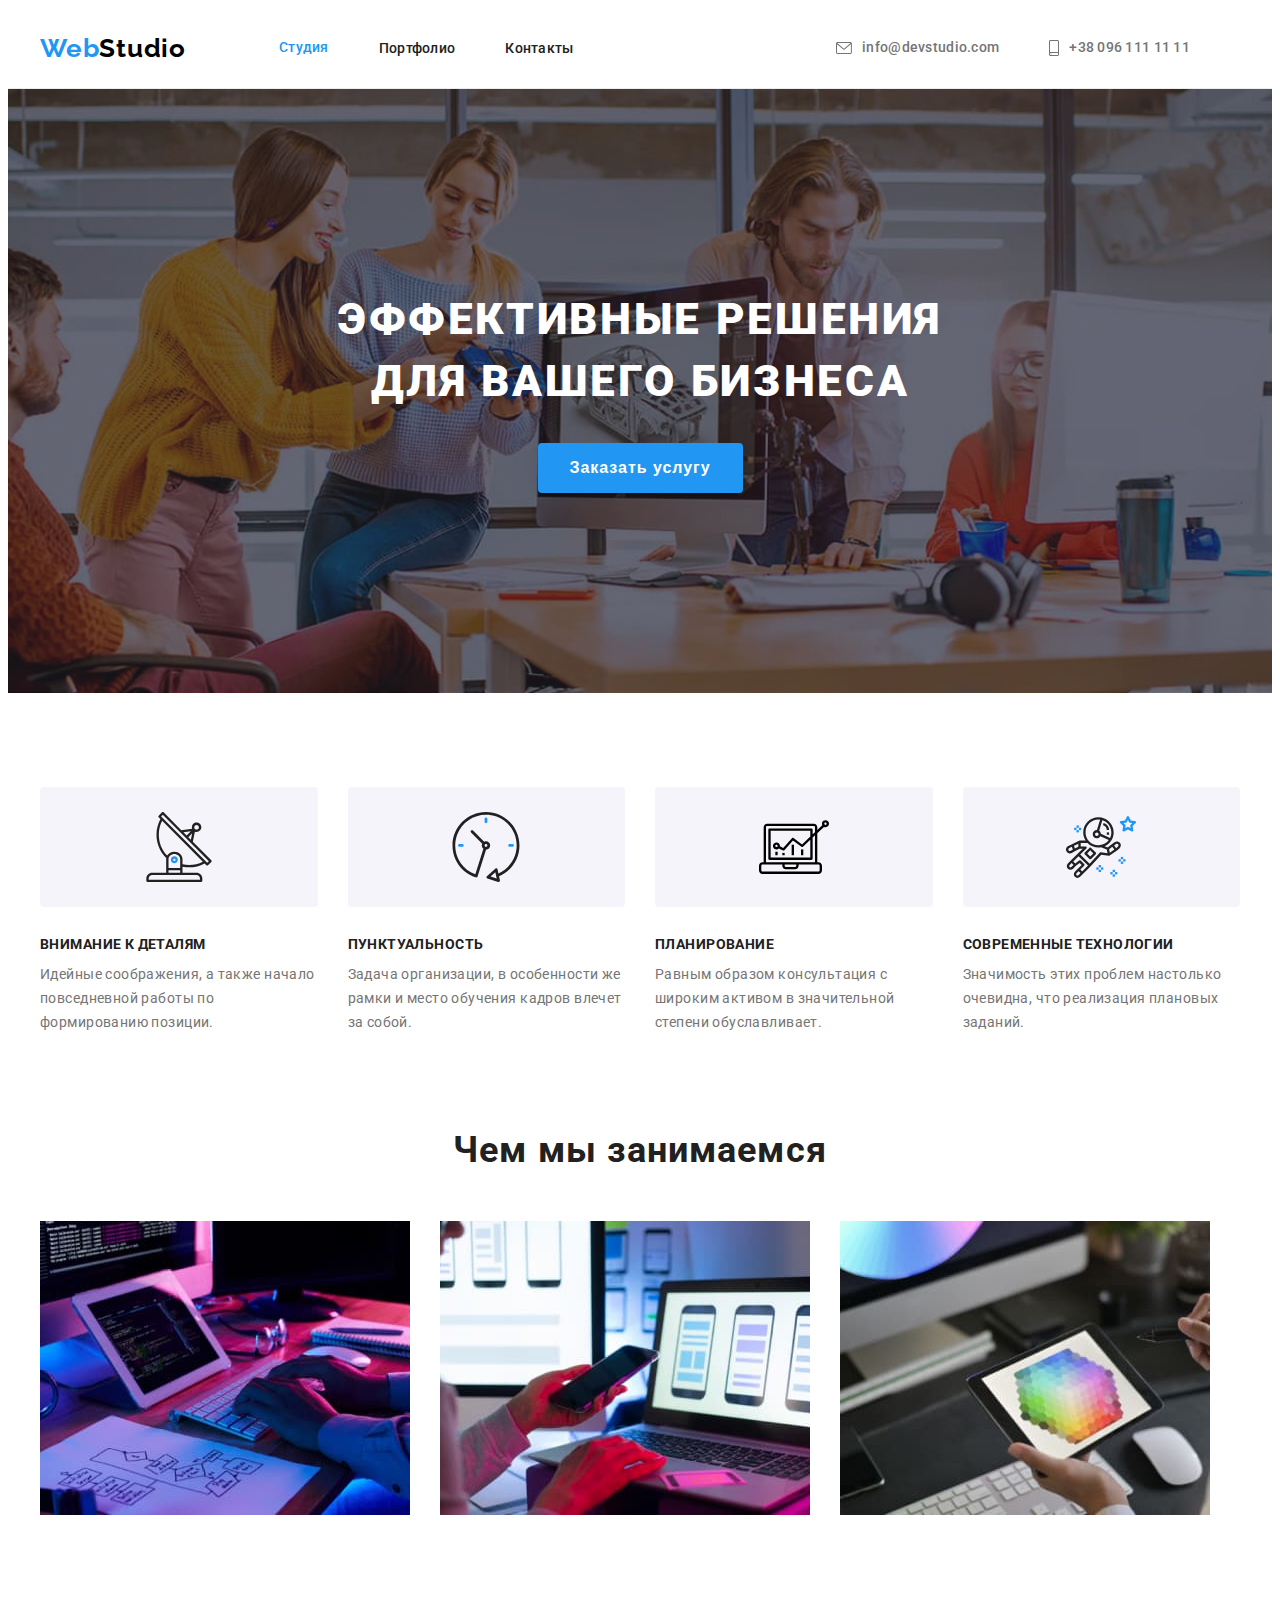
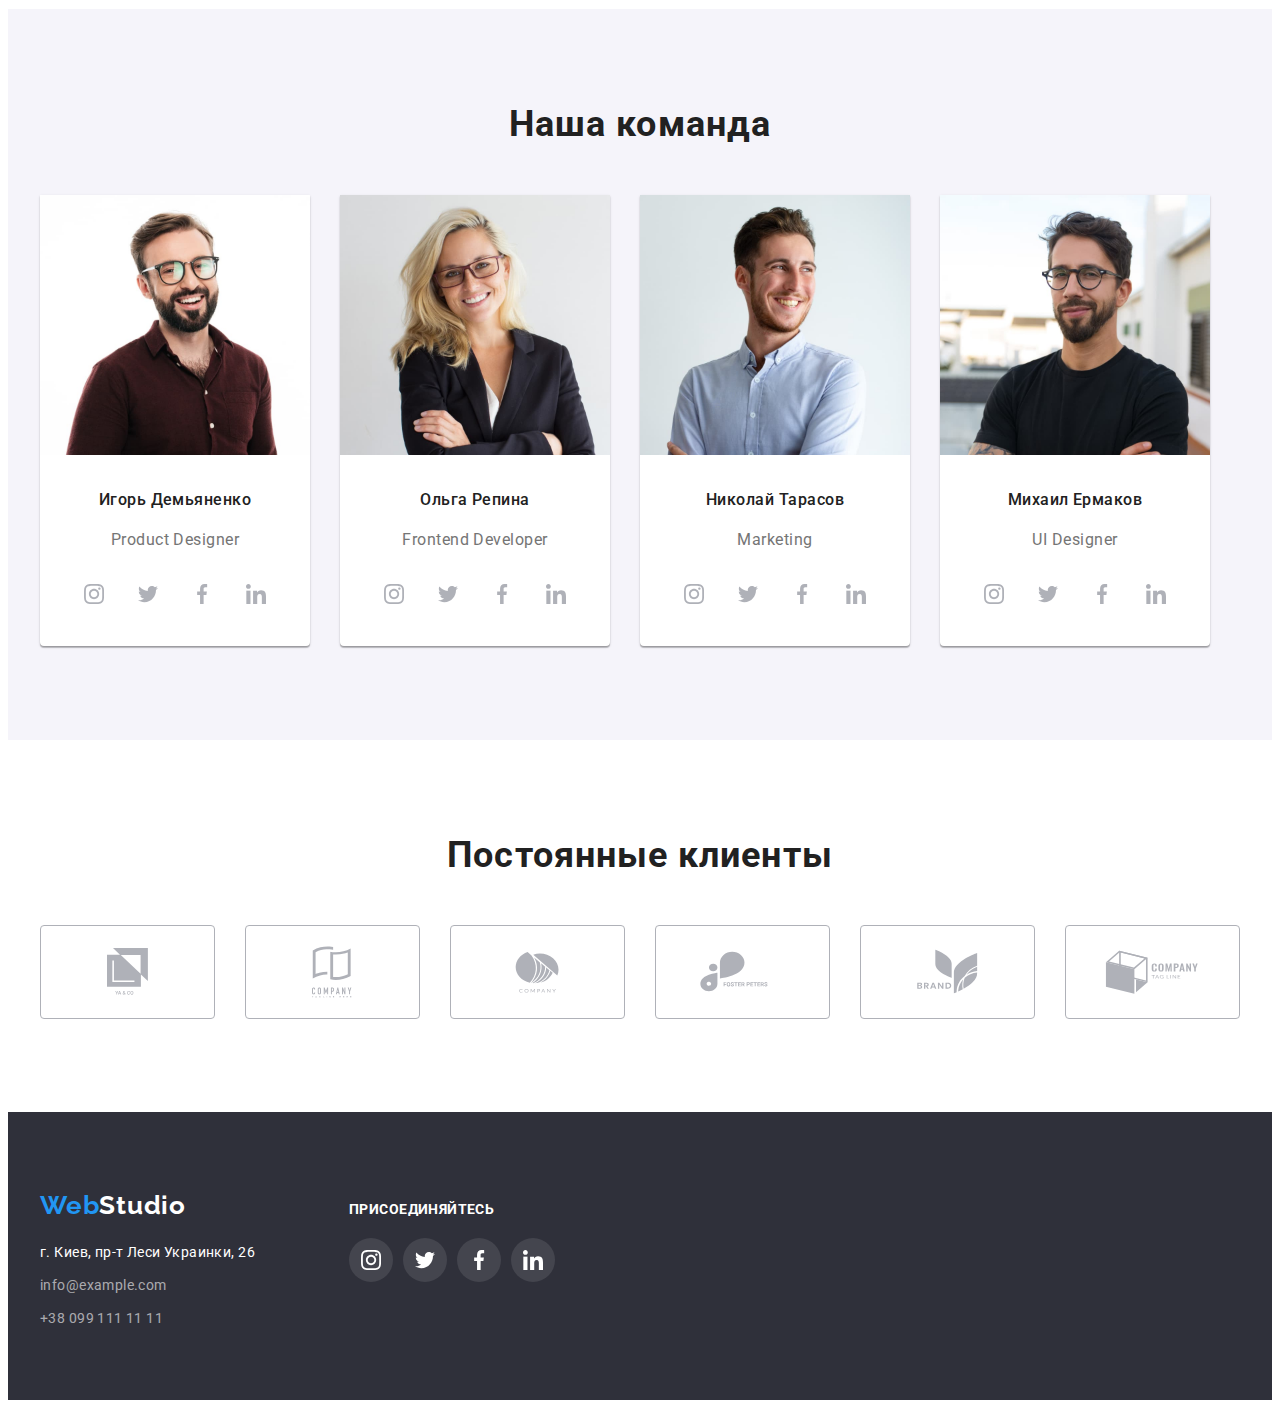
<file: index.html>
<!DOCTYPE html>
<html lang="ru">
  <head>
    <meta charset="UTF-8" />
    <meta http-equiv="X-UA-Compatible" content="IE=edge" />
    <meta name="viewport" content="width=device-width, initial-scale=1.0" />
    <title>Студия</title>
    <link
      rel="stylesheet"
      href="https://cdnjs.cloudflare.com/ajax/libs/modern-normalize/0.2.0/modern-normalize.min.css"
      integrity="sha512-sqIVMkf5f8XGYI/UZYGs7wODxlUeoj9JknataPfUwtvrSKWMHrMXGZ7Evb6nabFYJQG15vFFyALe6r0nWCD1Ug=="
      crossorigin="anonymous"
      referrerpolicy="no-referrer"
    />
    <link rel="stylesheet" href="./css/style.css" />
    <link rel="preconnect" href="https://fonts.gstatic.com" />
    <link
      href="https://fonts.googleapis.com/css2?family=Raleway:wght@700&family=Roboto:wght@400;500;700;900&display=swap"
      rel="stylesheet"
    />
  </head>

  <body>
    <!-- === HEADER === -->
    <header class="header">
      <div class="container header-section">
        <nav class="nav">
          <a class="logo link" href="./index.html"
            ><span class="logo-web">Web</span>Studio</a
          >
          <ul class="menu list">
            <li class="item-li">
              <a class="menu-list curent link" href="./index.html">Студия</a>
            </li>
            <li class="item-li">
              <a class="menu-list link" href="./portfolio.html">Портфолио</a>
            </li>
            <li class="item-li">
              <a class="menu-list link" href="">Контакты</a>
            </li>
          </ul>
        </nav>

        <ul class="nav-adress list">
          <li class="mail-contact">
       <a class="menu-contact link" 
              lang="en"
              href="mailto:info@devstudio.com"  
              ><svg class="svg-contact" 
               width=16px height=12px> 
                <use href="./img/sprite.svg#icon-envelope">
                 </use>
              </svg>info@devstudio.com</a
            >
          </li>
          <li class="mail-contact">
            <a class="menu-contact link" href="tel:+380961111111"
              ><svg class="svg-contact"  width=10px height=16px> >
                <use href="./img/sprite.svg#icon-smartphone"> 
                </use>
              </svg>+38 096 111 11 11</a
            >
          </li>
        </ul>
      </div>
    </header>

    <main>
      <!-- section hero -->
      <section class="hero">
        <div class="container container-hero">
          <h1 class="hero-title">
            Эффективные решения <br />
            для вашего бизнеса
          </h1>
          <button type="button" class="hero-button">Заказать услугу</button>
        </div>
      </section>

      <!-- section the best -->
      <section class="section">
        <div class="container">
          <h2 hidden>Преимущества</h2>
          
          <ul class="the-best list">
            <li class="the-best-list">
          <div class="the-best-icon-box">
<svg class="the-best-icon">
  <use href="./img/sprite.svg#icon-antenna"></use>
</svg>
          </div>
         
             
              <h3 class="the-best-title">Внимание к деталям</h3>
              <p class="the-best-txt">
                Идейные соображения, а также начало повседневной работы по
                формированию позиции.
              </p>
            </li>
            <li class="the-best-list">
                            <div class="the-best-icon-box">
                <svg class="the-best-icon">
                  <use href="./img/sprite.svg#icon-clock"></use>
                </svg>
              </div>
              <h3 class="the-best-title">Пунктуальность</h3>
              <p class="the-best-txt">
                Задача организации, в особенности же рамки и место обучения
                кадров влечет за собой.
              </p>
            </li>
            <li class="the-best-list">
              <div class="the-best-icon-box">
                <svg class="the-best-icon">
                  <use href="./img/sprite.svg#icon-diagram"></use>
                </svg>
              </div>
              <h3 class="the-best-title">Планирование</h3>
              <p class="the-best-txt">
                Равным образом консультация с широким активом в значительной
                степени обуславливает.
              </p>
            </li>
            <li class="the-best-list">
              <div class="the-best-icon-box">
                <svg class="the-best-icon">
                  <use href="./img/sprite.svg#icon-astronaut"></use>
                </svg>
              </div>
               <h3 class="the-best-title">Современные технологии</h3>
              <p class="the-best-txt">
                Значимость этих проблем настолько очевидна, что реализация
                плановых заданий.
              </p>
            </li>
          </ul>
        </div>
      </section>

      <!-- section we do -->
      <section class="section-we-do section">
        <div class="container">
          <h2 class="we-do-title">Чем мы занимаемся</h2>
          <ul class="we-do list">
            <li class="we-do-li">
              <img
                src="./img/we-do/box-1.jpg"
                alt="работа на компьютерной клавиатуре"
                width="370"
                height="294"
              />
            </li>
            <li class="we-do-li">
              <img
                src="./img/we-do/box-2.jpg"
                alt="на мониторе различные дизайны мобильного приложения"
                width="370"
                height="294"
              />
            </li>
            <li class="we-do-li">
              <img
                src="./img/we-do/box-3.jpg"
                alt="подбор с помощью цветовой палитры"
                width="370"
                height="294"
              />
            </li>
          </ul>
        </div>
      </section>

      

<!--section team-->
<section class="section-team section">
  <div class="container">
   
    <h2 class="team-title">Наша команда</h2>
    
    <ul class="team list">
      <li class="team-list team-border">
        <img src="./img/team/igor-dem'yanenko-1.jpg" alt="Игорь Демьяненко" width="270" height="260" />
        <div class="team-contant">
          <h3 class="team-name">Игорь Демьяненко</h3>
          <p class="team-txt">Product Designer</p>
         
          <ul class="soc list">
            <li class="soc-list">
              <a href="" class="soc-list-link"><svg class="soc-list-icon">
                  <use href="./img/sprite.svg#icon-soc-instagram"></use>
                </svg> </a>
            </li>
            <li class="soc-list">
              <a href="" class="soc-list-link"><svg class="soc-list-icon">
                  <use href="./img/sprite.svg#icon-soc-twitter"></use>
                </svg> </a>
            </li>
            <li class="soc-list">
              <a href="" class="soc-list-link"><svg class="soc-list-icon">
                  <use href="./img/sprite.svg#icon-soc-facebook"></use>
                </svg> </a>
            </li>

            <li class="soc-list">
              <a href="" class="soc-list-link"><svg class="soc-list-icon">
                  <use href="./img/sprite.svg#icon-soc-linkedin"></use>
                </svg> </a>
            </li>
          </ul>

        </div>
      </li>

      <li class="team-list team-border">
        <img src="./img/team/olha-repina-2.jpg" alt="Ольга Репина" width="270" height="260" />
        <div class="team-contant">
          <h3 class="team-name">Ольга Репина</h3>
          <p class="team-txt">Frontend Developer</p>
          <ul class="soc list">
            <li class="soc-list">
              <a href="" class="soc-list-link"><svg class="soc-list-icon">
                  <use href="./img/sprite.svg#icon-soc-instagram"></use>
                </svg> </a>
            </li>
            <li class="soc-list">
              <a href="" class="soc-list-link"><svg class="soc-list-icon">
                  <use href="./img/sprite.svg#icon-soc-twitter"></use>
                </svg> </a>
            </li>
            <li class="soc-list">
              <a href="" class="soc-list-link"><svg class="soc-list-icon">
                  <use href="./img/sprite.svg#icon-soc-facebook"></use>
                </svg> </a>
            </li>
          
            <li class="soc-list">
              <a href="" class="soc-list-link"><svg class="soc-list-icon">
                  <use href="./img/sprite.svg#icon-soc-linkedin"></use>
                </svg> </a>
            </li>
          </ul>

        </div>
      </li>
      <li class="team-list team-border">
        <img src="./img/team/nikolay-tarasov-3.jpg" alt="Николай Тарасов" width="270" height="260" />
        <div class="team-contant">
          <h3 class="team-name">Николай Тарасов</h3>
          <p class="team-txt">Marketing</p>
          <ul class="soc list">
            <li class="soc-list">
              <a href="" class="soc-list-link"><svg class="soc-list-icon">
                  <use href="./img/sprite.svg#icon-soc-instagram"></use>
                </svg> </a>
            </li>
            <li class="soc-list">
              <a href="" class="soc-list-link"><svg class="soc-list-icon">
                  <use href="./img/sprite.svg#icon-soc-twitter"></use>
                </svg> </a>
            </li>
            <li class="soc-list">
              <a href="" class="soc-list-link"><svg class="soc-list-icon">
                  <use href="./img/sprite.svg#icon-soc-facebook"></use>
                </svg> </a>
            </li>
          
            <li class="soc-list">
              <a href="" class="soc-list-link"><svg class="soc-list-icon">
                  <use href="./img/sprite.svg#icon-soc-linkedin"></use>
                </svg> </a>
            </li>
          </ul>
        </div>
      </li>
      <li class="team-list team-border">
        <img src="./img/team/mihail-yermakov-4.jpg" alt="Михаил Ермаков" width="270" height="260" />
        <div class="team-contant">
          <h3 class="team-name">Михаил Ермаков</h3>
          <p class="team-txt">UI Designer</p>
          <ul class="soc list">
            <li class="soc-list">
              <a href="" class="soc-list-link"><svg class="soc-list-icon">
                  <use href="./img/sprite.svg#icon-soc-instagram"></use>
                </svg> </a>
            </li>
            <li class="soc-list">
              <a href="" class="soc-list-link"><svg class="soc-list-icon">
                  <use href="./img/sprite.svg#icon-soc-twitter"></use>
                </svg> </a>
            </li>
            <li class="soc-list">
              <a href="" class="soc-list-link"><svg class="soc-list-icon">
                  <use href="./img/sprite.svg#icon-soc-facebook"></use>
                </svg> </a>
            </li>
          
            <li class="soc-list">
              <a href="" class="soc-list-link"><svg class="soc-list-icon">
                  <use href="./img/sprite.svg#icon-soc-linkedin"></use>
                </svg> </a>
            </li>
          </ul>
        </div>
      </li>
    </ul>
  </div>
</section>


    <!--section regular customers-->
 <section class="section-customers section">
  <div class="container">
    <h2 class="customers-title">Постоянные клиенты</h2>
   
    <ul class="customers list">
      
      <li class="customers-li">
      <a class="customers-li-link" href=" ">
        <svg class="customers-icon" width=41px height=47px>
          <use href="./img/sprite.svg#icon-company-ya-co">
          </use>
        </svg>
      </a>
     </li>

      <li class="customers-li">
        <a class="customers-li-link" href=" ">
          <svg class="customers-icon" width=40px height=52px>
            <use href="./img/sprite.svg#icon-company-co">
            </use>
          </svg>
        </a>
      </li>

        <li class="customers-li">
          <a class="customers-li-link" href=" ">
            <svg class="customers-icon" width=44px height=42px>
              <use href="./img/sprite.svg#icon-company-round">
              </use>
            </svg>
          </a>
        </li>
     
        <li class="customers-li">
          <a class="customers-li-link" href=" ">
            <svg class="customers-icon" width=84px height=41px>
              <use href="./img/sprite.svg#icon-company-foster-peters">
              </use>
            </svg>
          </a>
        </li>
        
        <li class="customers-li">
          <a class="customers-li-link" href=" ">
            <svg class="customers-icon" width=63px height=45px>
              <use href="./img/sprite.svg#icon-company-brand">
              </use>
            </svg>
          </a>
        </li>
        
        <li class="customers-li">
          <a class="customers-li-link" href=" ">
            <svg class="customers-icon" width=94px height=44px>
              <use href="./img/sprite.svg#icon-company-cub">
              </use>
            </svg>
          </a>
        </li>

    </ul>
  </div>
</section>


    <footer class="section section-footer">
      <!--contact-->
      <div class="container container-footer">
       <div class="adress-footer-box">
<a class="logo logo-footer link" href="./index.html"><span class="logo-web">Web</span>
  <span class="logo-studio">Studio</span></a>
<address class="adress-footer">
  <ul class="adress list">
    <li class="contact-list list">
      <a class="contact-map link" href="https://goo.gl/maps/kWYsMnAb214LJ1XZ8" target="blank"
        rel="noopener noreferer">г. Киев, пр-т Леси Украинки, 26</a>
    </li>
    <li class="contact-list list">
      <a class="contact link" href="mailto:info@example.com">info@example.com</a>
    </li>
    <li class="contact-list list">
      <a class="contact link" href="tel:+380991111111">+38 099 111 11 11</a>
    </li>
  </ul>
</address>
</div>


<div class="footer-soc">
  <h2 class="footer-soc-title">присоединяйтесь</h2>
  <ul class="footer-soc-ul list">
    <li class="soc-list">
      <a href="" class="soc-list-link soc-list-link-footer"><svg class="soc-list-icon">
          <use href="./img/sprite.svg#icon-soc-instagram"></use>
        </svg> </a>
    </li>
    <li class="soc-list">
      <a href="" class="soc-list-link soc-list-link-footer"><svg class="soc-list-icon">
          <use href="./img/sprite.svg#icon-soc-twitter"></use>
        </svg> </a>
    </li>
    <li class="soc-list">
      <a href="" class="soc-list-link soc-list-link-footer"><svg class="soc-list-icon">
          <use href="./img/sprite.svg#icon-soc-facebook"></use>
        </svg> </a>
    </li>

    <li class="soc-list">
      <a href="" class="soc-list-link soc-list-link-footer"><svg class="soc-list-icon">
          <use href="./img/sprite.svg#icon-soc-linkedin"></use>
        </svg> </a>
    </li>
  </ul>

</div>
       </div>      
      </footer>
  </body>
</html>
</file>
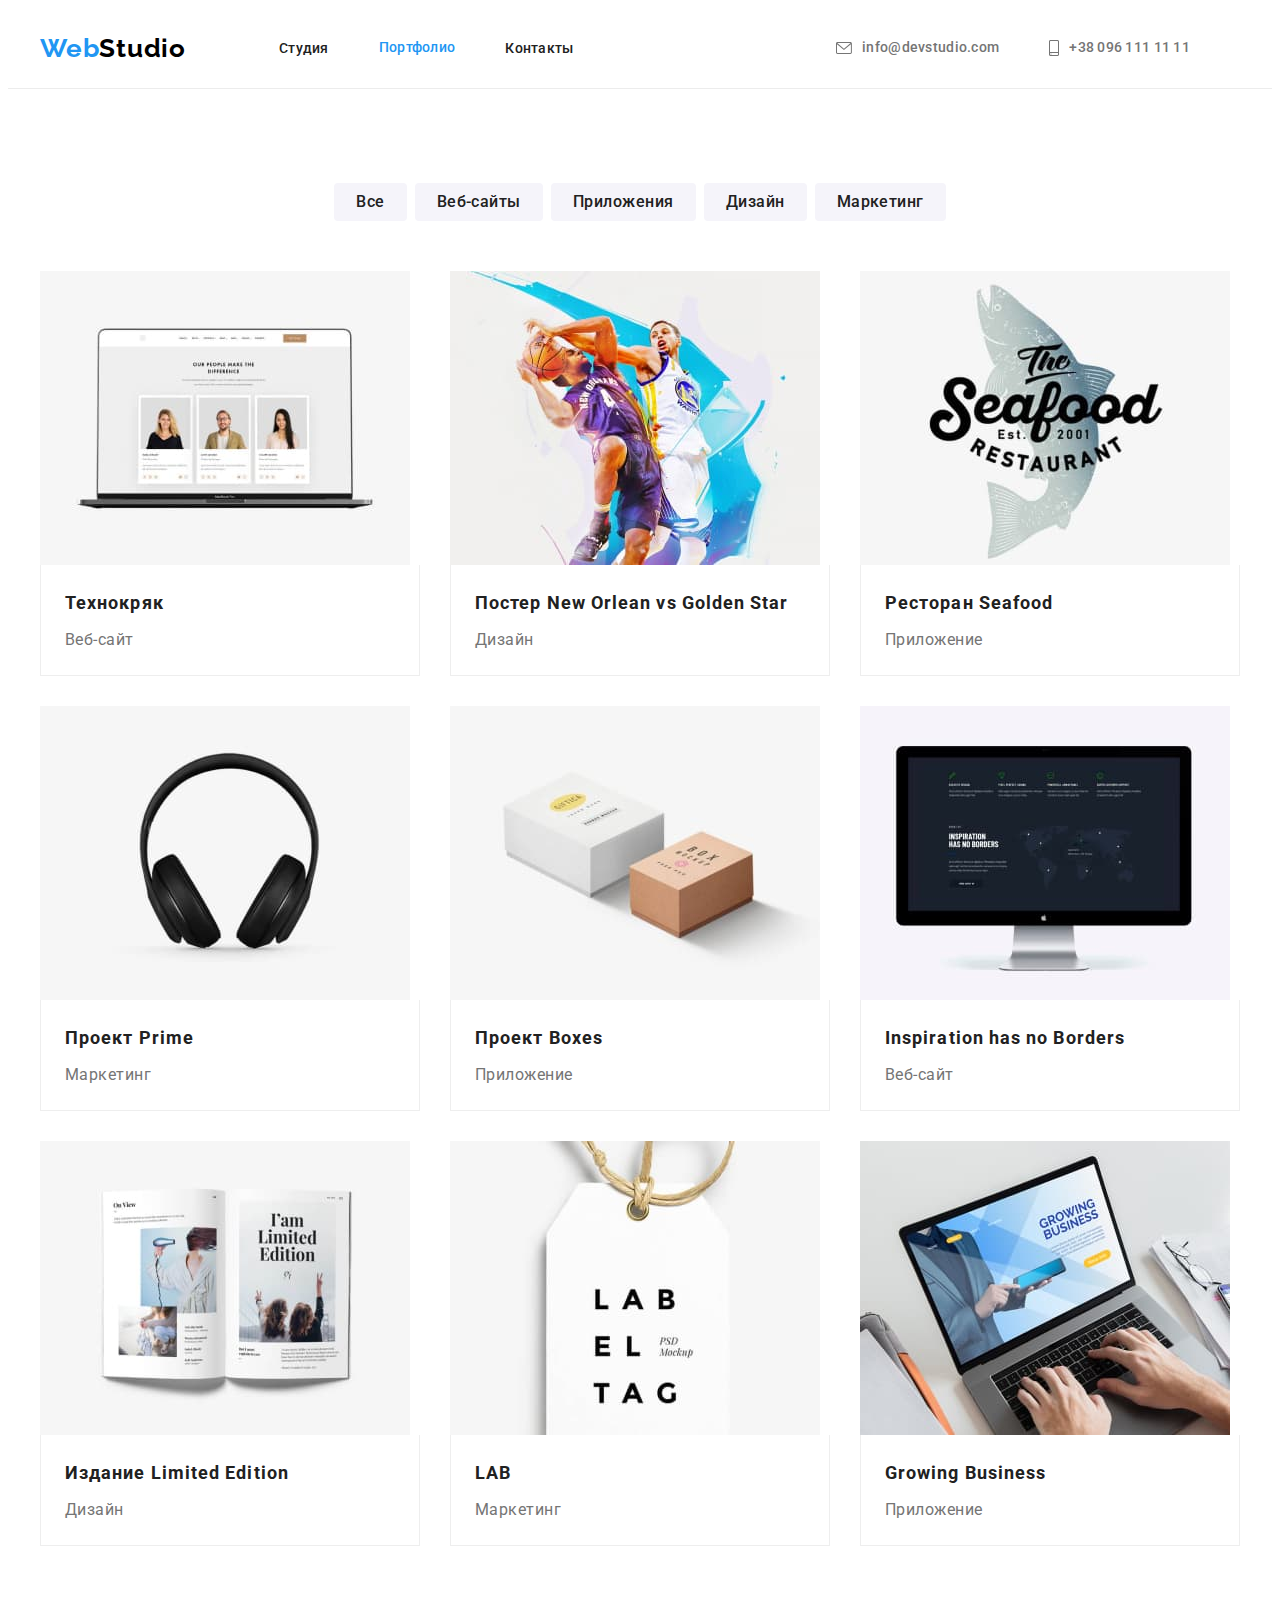
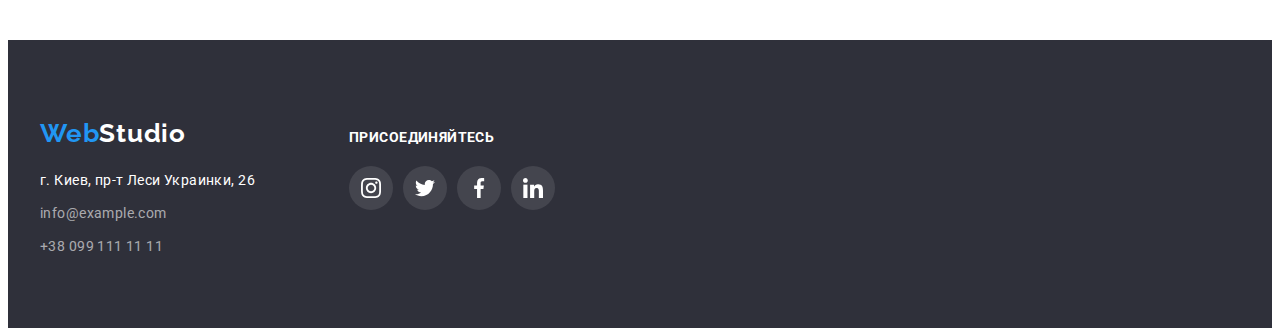
<file: portfolio.html>
<!DOCTYPE html>
<html lang="ru">
  <head>
    <meta charset="UTF-8" />
    <meta http-equiv="X-UA-Compatible" content="IE=edge" />
    <meta name="viewport" content="width=device-width, initial-scale=1.0" />
    <title>Портфолио</title>
    <link
      rel="stylesheet"
      href="https://cdnjs.cloudflare.com/ajax/libs/modern-normalize/0.2.0/modern-normalize.min.css"
      integrity="sha512-sqIVMkf5f8XGYI/UZYGs7wODxlUeoj9JknataPfUwtvrSKWMHrMXGZ7Evb6nabFYJQG15vFFyALe6r0nWCD1Ug=="
      crossorigin="anonymous"
      referrerpolicy="no-referrer"
    />
    <link rel="stylesheet" href="./css/style.css" />
    <link rel="preconnect" href="https://fonts.gstatic.com" />
    <link
      href="https://fonts.googleapis.com/css2?family=Raleway:wght@700&family=Roboto:wght@400;500;700;900&display=swap"
      rel="stylesheet"
    />
  </head>

  <body>
    <!-- === HEADER === -->
    <header>
      <div class="container header-section">
        <nav class="nav">
          <a class="logo link" href="./index.html"
            ><span class="logo-web">Web</span>Studio</a
          >
          <ul class="menu list">
            <li class="item-li">
              <a class="menu-list link" href="./index.html">Студия</a>
            </li>
            <li class="item-li">
              <a class="menu-list curent link" href="./portfolio.html"
                >Портфолио</a
              >
            </li>
            <li class="item-li">
              <a class="menu-list link" href="">Контакты</a>
            </li>
          </ul>
        </nav>

        <ul class="nav-adress list">
          <li class="mail-contact">
            <a class="menu-contact link" lang="en" href="mailto:info@devstudio.com"><svg class="svg-contact" width=16px
                height=12px>
                <use href="./img/sprite.svg#icon-envelope">
                </use>
              </svg>info@devstudio.com</a>
          </li>
          <li class="mail-contact">
            <a class="menu-contact link" href="tel:+380961111111"><svg class="svg-contact" width=10px height=16px> >
                <use href="./img/sprite.svg#icon-smartphone">
                </use>
              </svg>+38 096 111 11 11</a>
          </li>
        </ul>
      </div>
    </header>

    <main>
      <!--section portfolio-->
      <section class="section">
        <div class="container">
          <h1 hidden>Портфолио</h1>
          <ul class="portfolio-button-menu list">
            <li class="portfolio-button-li">
              <button type="button" class="portfolio-button">Все</button>
            </li>
            <li class="portfolio-button-li">
              <button type="button" class="portfolio-button">Веб-сайты</button>
            </li>
            <li class="portfolio-button-li">
              <button type="button" class="portfolio-button">Приложения</button>
            </li>
            <li class="portfolio-button-li">
              <button type="button" class="portfolio-button">Дизайн</button>
            </li>
            <li class="portfolio-button-li">
              <button type="button" class="portfolio-button">Маркетинг</button>
            </li>
          </ul>
          <h2 hidden>Примеры наших робот</h2>

          <ul class="portfolio-card-list list">

            <li class="portfolio-card">
              <a href="" class="portfolio-card-link link">
              <img
                src="./img/portfolio/img01-laptopscreen.jpg"
                alt="монитор ноутбука"
                width="370"
                height="294"
              />
              <div class="portfolio-card-content">
                <h3 class="card-title">Технокряк</h3>
                <p class="card-txt">Веб-сайт</p>
              </div>
              </a>
            </li>

            <li class="portfolio-card">
              <a href="" class="portfolio-card-link link">
              <img
                src="./img/portfolio/img02-basketball.jpg"
                alt="постер с изображением баскетболистов"
                width="370"
                height="294"
              />
              <div class="portfolio-card-content">
                <h3 class="card-title">
                  Постер
                  <span lang="en">New Orlean vs Golden Star</span>
                </h3>
                <p class="card-txt">Дизайн</p>
              </div>
              </a>
            </li>

            <li class="portfolio-card">
              <a href="" class="portfolio-card-link link">
              <img
                src="./img/portfolio/img03-seafood.jpg"
                alt="ємблема ресторана морепродуктов"
                width="370"
                height="294"
              />
              <div class="portfolio-card-content">
                <h3 class="card-title">
                  Ресторан <span lang="en">Seafood</span>
                </h3>
                <p class="card-txt">Приложение</p>
              </div>
              </a>
            </li>

            <li class="portfolio-card">
              <a href="" class="portfolio-card-link link">
              <img
                src="./img/portfolio/img04-earphone.jpg"
                alt="наушники"
                width="370"
                height="294"
              />
              <div class="portfolio-card-content">
                <h3 class="card-title">Проект <span lang="en">Prime</span></h3>
                <p class="card-txt">Маркетинг</p>
              </div>
              </a>
            </li>

            <li class="portfolio-card">
              <a href="" class="portfolio-card-link link">
              <img
                src="./img/portfolio/img05-boxesjpg.jpg"
                alt="две коробочки"
                width="370"
                height="294"
              />
              <div class="portfolio-card-content">
                <h3 class="card-title">Проект <span lang="en">Boxes</span></h3>
                <p class="card-txt">Приложение</p>
              </div>
              </a>
            </li>

            <li class="portfolio-card">
              <a href="" class="portfolio-card-link link">
              <img
                src="./img/portfolio/img06-screen.jpg"
                alt="монитор с изображением карты мира"
                width="370"
                height="294"
              />
              <div class="portfolio-card-content">
                <h3 class="card-title">
                  <span lang="en">Inspiration has no Borders</span>
                </h3>
                <p class="card-txt">Веб-сайт</p>
              </div>
              </a>
            </li>

            <li class="portfolio-card">
              <a href="" class="portfolio-card-link link">
              <img
                src="./img/portfolio/img07-magazine.jpg"
                alt="разворот журнала"
                width="370"
                height="294"
              />
              <div class="portfolio-card-content">
                <h3 class="card-title">
                  Издание <span lang="en">Limited Edition</span>
                </h3>
                <p class="card-txt">Дизайн</p>
              </div>
              </a>
            </li>

            <li class="portfolio-card">
              <a href="" class="portfolio-card-link link">
              <img
                src="./img/portfolio/img08-label.jpg"
                alt="эмблема проекта лаб"
                width="370"
                height="294"
              />
              <div class="portfolio-card-content">
                <h3 class="card-title"><span lang="en">LAB</span></h3>
                <p class="card-txt">Маркетинг</p>
              </div>
              </a>
            </li>

            <li class="portfolio-card">
              <a href="" class="portfolio-card-link link">
              <img
                src="./img/portfolio/img09-laptop.jpg"
                alt="набор на клавиатуре ноутбука"
                width="370"
                height="294"
              />
              <div class="portfolio-card-content">
                <h3 class="card-title">
                  <span lang="en">Growing Business</span>
                </h3>
                <p class="card-txt">Приложение</p>
              </div>
              </a>
            </li>
          </ul>
        </div>
      </section>
    </main>

    <footer class="section section-footer">
      <!--contact-->
      <div class="container container-footer">
        <div class="adress-footer-box">
          <a class="logo logo-footer link" href="./index.html"><span class="logo-web">Web</span>
            <span class="logo-studio">Studio</span></a>
          <address class="adress-footer">
            <ul class="adress list">
              <li class="contact-list list">
                <a class="contact-map link" href="https://goo.gl/maps/kWYsMnAb214LJ1XZ8" target="blank"
                  rel="noopener noreferer">г. Киев, пр-т Леси Украинки, 26</a>
              </li>
              <li class="contact-list list">
                <a class="contact link" href="mailto:info@example.com">info@example.com</a>
              </li>
              <li class="contact-list list">
                <a class="contact link" href="tel:+380991111111">+38 099 111 11 11</a>
              </li>
            </ul>
          </address>
        </div>
    
    
        <div class="footer-soc">
          <h2 class="footer-soc-title">присоединяйтесь</h2>
          <ul class="footer-soc-ul list">
            <li class="soc-list">
              <a href="" class="soc-list-link soc-list-link-footer"><svg class="soc-list-icon">
                  <use href="./img/sprite.svg#icon-soc-instagram"></use>
                </svg> </a>
            </li>
            <li class="soc-list">
              <a href="" class="soc-list-link soc-list-link-footer"><svg class="soc-list-icon">
                  <use href="./img/sprite.svg#icon-soc-twitter"></use>
                </svg> </a>
            </li>
            <li class="soc-list">
              <a href="" class="soc-list-link soc-list-link-footer"><svg class="soc-list-icon">
                  <use href="./img/sprite.svg#icon-soc-facebook"></use>
                </svg> </a>
            </li>
    
            <li class="soc-list">
              <a href="" class="soc-list-link soc-list-link-footer"><svg class="soc-list-icon">
                  <use href="./img/sprite.svg#icon-soc-linkedin"></use>
                </svg> </a>
            </li>
          </ul>
    
        </div>
      </div>
    </footer>
  </body>
</html>
</file>
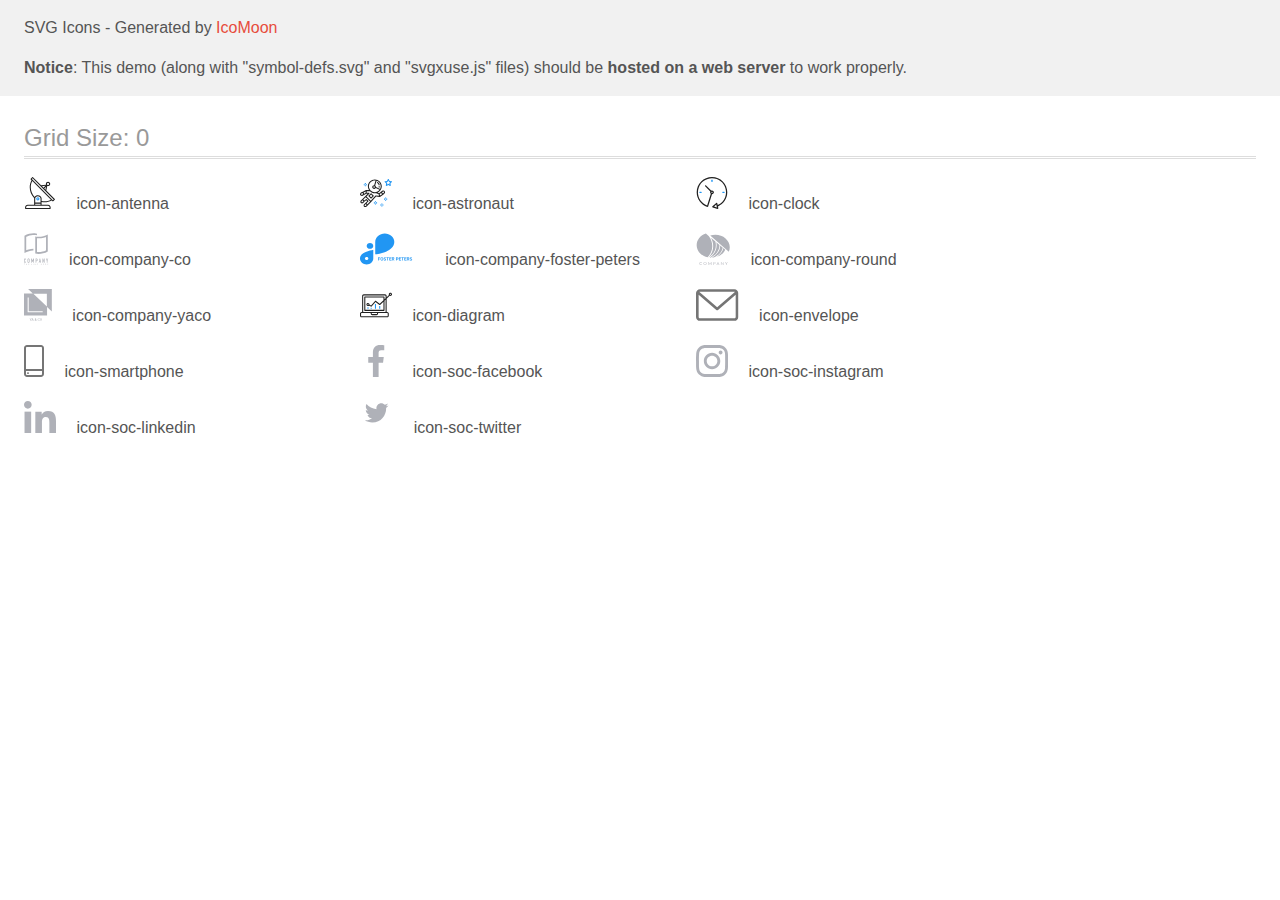
<file: img/loud/icomoon/demo-external-svg.html>
<!doctype html>
<html>
<head>
    <title>IcoMoon - SVG Icons</title>
    <meta charset="utf-8">
    <meta name="viewport" content="width=device-width, initial-scale=1">
    <link rel="stylesheet" href="demo-files/demo.css">
    <link rel="stylesheet" href="style.css">
</head>
<body>
<header class="bgc1 clearfix">
<div class="mhl">
    <p>SVG Icons - Generated by <a href="https://icomoon.io/app">IcoMoon</a></p><p><strong>Notice</strong>: This demo (along with "symbol-defs.svg" and "svgxuse.js" files) should be <b>hosted on a web server</b> to work properly.</p>
</div>
</header>
    <div class="clearfix mhl ptl">
        <h1 class="mvm mtn fgc1">Grid Size: 0</h1>
        <div class="glyph fs1">
            <div class="clearfix pbs">
                <svg class="icon icon-antenna"><use xlink:href="symbol-defs.svg#icon-antenna"></use></svg><span class="name"> icon-antenna</span>
            </div>
        </div>
        <div class="glyph fs1">
            <div class="clearfix pbs">
                <svg class="icon icon-astronaut"><use xlink:href="symbol-defs.svg#icon-astronaut"></use></svg><span class="name"> icon-astronaut</span>
            </div>
        </div>
        <div class="glyph fs1">
            <div class="clearfix pbs">
                <svg class="icon icon-clock"><use xlink:href="symbol-defs.svg#icon-clock"></use></svg><span class="name"> icon-clock</span>
            </div>
        </div>
        <div class="glyph fs1">
            <div class="clearfix pbs">
                <svg class="icon icon-company-co"><use xlink:href="symbol-defs.svg#icon-company-co"></use></svg><span class="name"> icon-company-co</span>
            </div>
        </div>
        <div class="glyph fs1">
            <div class="clearfix pbs">
                <svg class="icon icon-company-foster-peters"><use xlink:href="symbol-defs.svg#icon-company-foster-peters"></use></svg><span class="name"> icon-company-foster-peters</span>
            </div>
        </div>
        <div class="glyph fs1">
            <div class="clearfix pbs">
                <svg class="icon icon-company-round"><use xlink:href="symbol-defs.svg#icon-company-round"></use></svg><span class="name"> icon-company-round</span>
            </div>
        </div>
        <div class="glyph fs1">
            <div class="clearfix pbs">
                <svg class="icon icon-company-yaco"><use xlink:href="symbol-defs.svg#icon-company-yaco"></use></svg><span class="name"> icon-company-yaco</span>
            </div>
        </div>
        <div class="glyph fs1">
            <div class="clearfix pbs">
                <svg class="icon icon-diagram"><use xlink:href="symbol-defs.svg#icon-diagram"></use></svg><span class="name"> icon-diagram</span>
            </div>
        </div>
        <div class="glyph fs1">
            <div class="clearfix pbs">
                <svg class="icon icon-envelope"><use xlink:href="symbol-defs.svg#icon-envelope"></use></svg><span class="name"> icon-envelope</span>
            </div>
        </div>
        <div class="glyph fs1">
            <div class="clearfix pbs">
                <svg class="icon icon-smartphone"><use xlink:href="symbol-defs.svg#icon-smartphone"></use></svg><span class="name"> icon-smartphone</span>
            </div>
        </div>
        <div class="glyph fs1">
            <div class="clearfix pbs">
                <svg class="icon icon-soc-facebook"><use xlink:href="symbol-defs.svg#icon-soc-facebook"></use></svg><span class="name"> icon-soc-facebook</span>
            </div>
        </div>
        <div class="glyph fs1">
            <div class="clearfix pbs">
                <svg class="icon icon-soc-instagram"><use xlink:href="symbol-defs.svg#icon-soc-instagram"></use></svg><span class="name"> icon-soc-instagram</span>
            </div>
        </div>
        <div class="glyph fs1">
            <div class="clearfix pbs">
                <svg class="icon icon-soc-linkedin"><use xlink:href="symbol-defs.svg#icon-soc-linkedin"></use></svg><span class="name"> icon-soc-linkedin</span>
            </div>
        </div>
        <div class="glyph fs1">
            <div class="clearfix pbs">
                <svg class="icon icon-soc-twitter"><use xlink:href="symbol-defs.svg#icon-soc-twitter"></use></svg><span class="name"> icon-soc-twitter</span>
            </div>
        </div>
  </div>
<script defer src="svgxuse.js"></script>
</body>
</html>
</file>
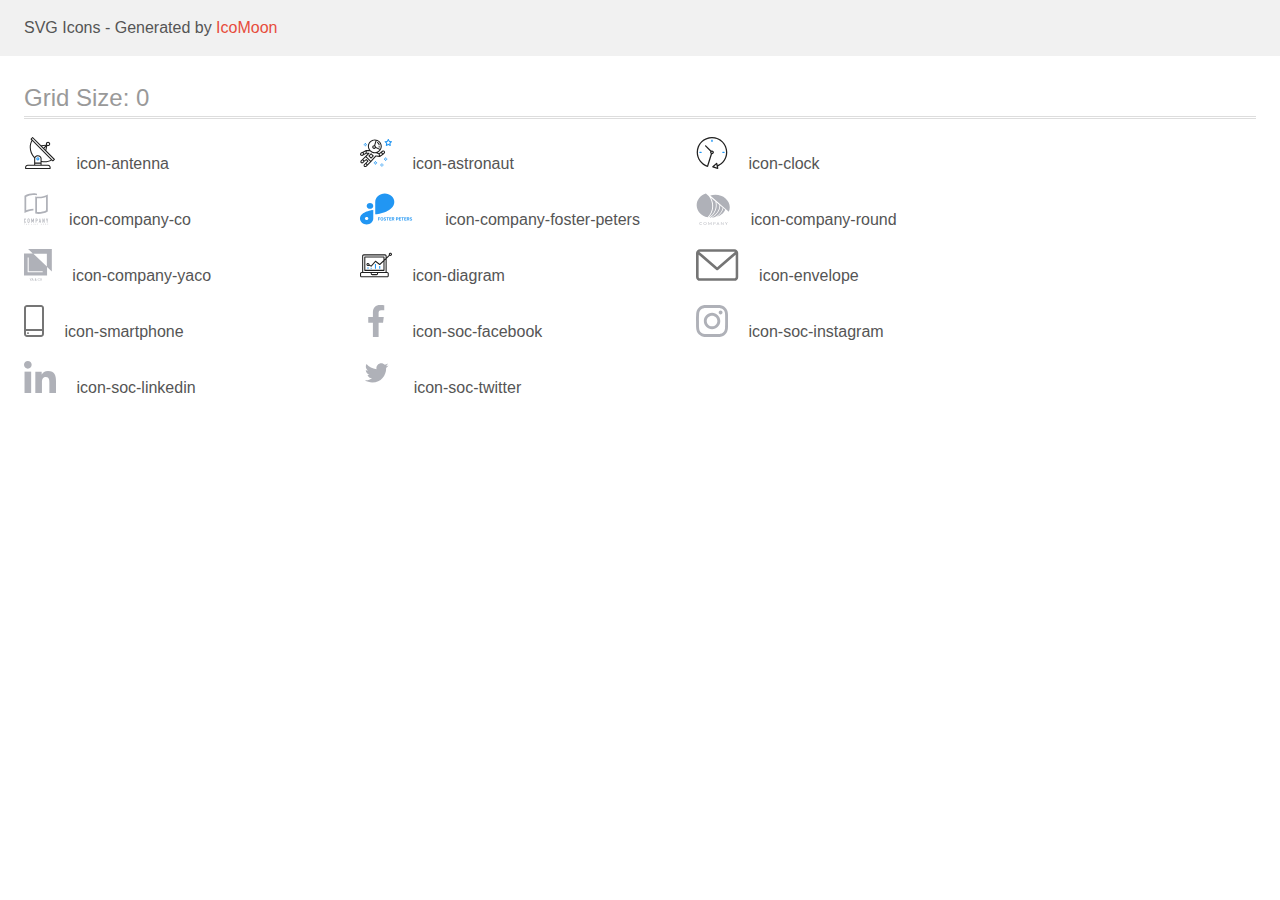
<file: img/loud/icomoon/demo.html>
<!doctype html>
<html>
<head>
    <title>IcoMoon - SVG Icons</title>
    <meta charset="utf-8">
    <meta name="viewport" content="width=device-width, initial-scale=1">
    <link rel="stylesheet" href="demo-files/demo.css">
    <link rel="stylesheet" href="style.css">
</head>
<body>
<svg aria-hidden="true" style="position: absolute; width: 0; height: 0; overflow: hidden;" version="1.1" xmlns="http://www.w3.org/2000/svg" xmlns:xlink="http://www.w3.org/1999/xlink">
<defs>
<symbol id="icon-antenna" viewBox="0 0 32 32">
<path fill="#212121" style="fill: var(--color1, #212121)" d="M30.773 22.098l-8.443-8.505 0.937-4.615c0.242 0.094 0.499 0.144 0.758 0.146h0.006c1.192 0.014 2.17-0.941 2.184-2.133s-0.941-2.17-2.133-2.184c-1.192-0.014-2.17 0.941-2.184 2.133-0.003 0.255 0.039 0.509 0.125 0.749l-4.96 0.605-8.091-8.133c-0.099-0.101-0.235-0.159-0.377-0.16-0.14 0.001-0.274 0.056-0.373 0.155l-1.513 1.504c-0.208 0.208-0.208 0.546 0 0.754l0.814 0.826c-3.153 5.798-2.129 12.978 2.519 17.663 0.043 0.041 0.092 0.074 0.146 0.098-0.034 0.18-0.051 0.364-0.052 0.547v6.187h-6.4c-1.472 0.002-2.665 1.195-2.667 2.667v1.067c0 0.295 0.239 0.533 0.533 0.533h24.533c0.295 0 0.533-0.239 0.533-0.533v-1.067c-0.002-1.472-1.195-2.665-2.667-2.667h-6.4v-2.742c1.003 0.21 2.024 0.317 3.049 0.32 2.458-0.003 4.877-0.615 7.040-1.783l0.818 0.823c0.099 0.101 0.235 0.159 0.377 0.16 0.14-0.001 0.274-0.056 0.373-0.155l1.513-1.504c0.208-0.208 0.208-0.546 0-0.754zM23.28 6.233c0.418-0.415 1.093-0.414 1.508 0.004s0.414 1.093-0.004 1.508c-0.2 0.199-0.47 0.31-0.752 0.31h-0.003c-0.589-0.003-1.064-0.483-1.061-1.072 0.002-0.282 0.115-0.552 0.314-0.751h-0.002zM22.024 9.738l-0.598 2.946-1.175-1.182 1.774-1.763zM21.419 8.836l-1.92 1.909-1.485-1.493 3.405-0.415zM24.004 28.8c0.884 0 1.6 0.716 1.6 1.6v0.533h-23.467v-0.533c0-0.884 0.716-1.6 1.6-1.6h20.267zM16.537 26.667v1.067h-5.333v-1.067h5.333zM11.204 25.6v-4.053c0-1.294 1.196-2.347 2.667-2.347s2.667 1.053 2.667 2.347v4.053h-5.333zM17.604 23.904v-2.357c0-1.882-1.675-3.413-3.733-3.413-1.331-0.020-2.576 0.657-3.281 1.786-4.058-4.274-4.971-10.645-2.279-15.887l18.602 18.708c-2.872 1.461-6.165 1.873-9.309 1.163zM28.893 23.22l-21.057-21.181 0.755-0.752 7.935 7.98c0.004 0 0.006 0.007 0.010 0.010l13.115 13.191-0.757 0.752z"></path>
<path fill="#2196f3" style="fill: var(--color2, #2196f3)" d="M13.876 20.267h-0.005c-0.884-0.001-1.601 0.714-1.602 1.598s0.714 1.601 1.598 1.602h0.005c0.884 0.001 1.601-0.714 1.602-1.598s-0.714-1.601-1.598-1.602zM14.249 22.245c-0.1 0.1-0.236 0.156-0.378 0.155-0.295-0.002-0.532-0.242-0.531-0.536 0.001-0.141 0.057-0.276 0.157-0.375s0.233-0.154 0.373-0.155c0.295 0.002 0.532 0.241 0.53 0.536-0.001 0.141-0.057 0.276-0.157 0.375h0.005z"></path>
</symbol>
<symbol id="icon-astronaut" viewBox="0 0 32 32">
<path fill="#2196f3" style="fill: var(--color2, #2196f3)" d="M31.974 4.524c-0.063-0.193-0.229-0.333-0.43-0.363l-1.91-0.278-0.855-1.731c-0.179-0.365-0.777-0.365-0.956 0l-0.855 1.731-1.91 0.278c-0.201 0.029-0.367 0.17-0.431 0.363-0.062 0.193-0.011 0.405 0.135 0.547l1.383 1.348-0.326 1.903c-0.034 0.2 0.048 0.402 0.212 0.522 0.166 0.121 0.382 0.135 0.562 0.040l1.709-0.899 1.709 0.899c0.078 0.041 0.164 0.061 0.249 0.061 0.11 0 0.221-0.034 0.314-0.102 0.164-0.119 0.246-0.322 0.212-0.522l-0.326-1.903 1.383-1.348c0.145-0.142 0.197-0.354 0.135-0.547zM29.511 5.851c-0.125 0.122-0.183 0.299-0.153 0.472l0.191 1.114-1-0.526c-0.078-0.041-0.163-0.061-0.249-0.061s-0.17 0.020-0.249 0.061l-1.001 0.526 0.191-1.114c0.030-0.173-0.028-0.349-0.153-0.472l-0.81-0.789 1.119-0.163c0.174-0.025 0.324-0.134 0.402-0.292l0.5-1.013 0.5 1.013c0.078 0.157 0.228 0.267 0.402 0.292l1.119 0.163-0.809 0.789z"></path>
<path fill="#2196f3" style="fill: var(--color2, #2196f3)" d="M26.134 20.522h-1.067v1.067h1.067v-1.067z"></path>
<path fill="#2196f3" style="fill: var(--color2, #2196f3)" d="M26.134 22.656h-1.067v1.067h1.067v-1.067z"></path>
<path fill="#2196f3" style="fill: var(--color2, #2196f3)" d="M27.2 21.589h-1.067v1.067h1.067v-1.067z"></path>
<path fill="#2196f3" style="fill: var(--color2, #2196f3)" d="M25.067 21.589h-1.067v1.067h1.067v-1.067z"></path>
<path fill="#2196f3" style="fill: var(--color2, #2196f3)" d="M22.4 26.389h-1.067v1.067h1.067v-1.067z"></path>
<path fill="#2196f3" style="fill: var(--color2, #2196f3)" d="M22.4 28.522h-1.067v1.067h1.067v-1.067z"></path>
<path fill="#2196f3" style="fill: var(--color2, #2196f3)" d="M23.467 27.456h-1.067v1.067h1.067v-1.067z"></path>
<path fill="#2196f3" style="fill: var(--color2, #2196f3)" d="M21.333 27.456h-1.067v1.067h1.067v-1.067z"></path>
<path fill="#2196f3" style="fill: var(--color2, #2196f3)" d="M16 24.256h-1.067v1.067h1.067v-1.067z"></path>
<path fill="#2196f3" style="fill: var(--color2, #2196f3)" d="M16 26.389h-1.067v1.067h1.067v-1.067z"></path>
<path fill="#2196f3" style="fill: var(--color2, #2196f3)" d="M17.067 25.322h-1.067v1.067h1.067v-1.067z"></path>
<path fill="#2196f3" style="fill: var(--color2, #2196f3)" d="M14.933 25.322h-1.067v1.067h1.067v-1.067z"></path>
<path fill="#2196f3" style="fill: var(--color2, #2196f3)" d="M5.867 6.122h-1.067v1.067h1.067v-1.067z"></path>
<path fill="#2196f3" style="fill: var(--color2, #2196f3)" d="M5.867 8.255h-1.067v1.067h1.067v-1.067z"></path>
<path fill="#2196f3" style="fill: var(--color2, #2196f3)" d="M6.933 7.189h-1.067v1.067h1.067v-1.067z"></path>
<path fill="#2196f3" style="fill: var(--color2, #2196f3)" d="M4.8 7.189h-1.067v1.067h1.067v-1.067z"></path>
<path fill="#212121" style="fill: var(--color1, #212121)" d="M24.715 14.159c-0.287-0.388-0.709-0.637-1.188-0.705-0.481-0.068-0.956 0.058-1.34 0.352l-1.252 0.96-1.898 1.417-1.358-0.541c2.421-1.086 4.114-3.508 4.114-6.32 0-3.823-3.123-6.933-6.961-6.933s-6.961 3.11-6.961 6.933c0 1.386 0.414 2.674 1.12 3.758l-2.764-0.024c-0.002 0-0.003 0-0.005 0-0.009 0-0.015 0.004-0.023 0.005-0.053 0.002-0.105 0.013-0.155 0.031-0.013 0.005-0.026 0.008-0.038 0.013-0.006 0.003-0.013 0.003-0.019 0.006l-3.233 1.596c-0.001 0-0.001 0-0.001 0.001l-1.893 0.911c-0.021 0.009-0.042 0.021-0.063 0.035-0.755 0.502-1.012 1.489-0.598 2.295 0.22 0.429 0.595 0.745 1.056 0.889 0.178 0.055 0.359 0.083 0.539 0.083 0.29 0 0.577-0.071 0.839-0.211l1.388-0.738 2.264-1.169 1.357-0.008-5.442 5.416c-0.001 0.001-0.001 0.001-0.002 0.001l-1.339 1.333c-0.316 0.315-0.49 0.732-0.49 1.178s0.174 0.863 0.49 1.179c0.325 0.323 0.752 0.485 1.179 0.485s0.854-0.162 1.18-0.485l1.314-1.309 1.741-1.3 0.901 0.897-1.762 1.754c-0 0.001-0.001 0.001-0.002 0.001l-1.339 1.333c-0.316 0.315-0.49 0.732-0.49 1.178s0.174 0.863 0.49 1.179c0.325 0.323 0.753 0.485 1.18 0.485s0.855-0.162 1.18-0.485l3.482-3.467c0.001-0.001 0.001-0.001 0.001-0.002l1.010-1-0.004-0.004c0.006-0.006 0.015-0.009 0.022-0.015l5.166-5.658 3.471 0.494c0.025 0.004 0.050 0.005 0.075 0.005 0.065 0 0.127-0.015 0.187-0.038 0.018-0.006 0.033-0.015 0.050-0.023 0.019-0.010 0.039-0.015 0.058-0.027l3.213-2.133c0.012-0.008 0.018-0.021 0.029-0.029 0.013-0.010 0.029-0.014 0.041-0.026l1.271-1.191c0.662-0.62 0.753-1.635 0.212-2.362zM2.13 17.77c-0.173 0.093-0.37 0.111-0.558 0.052-0.187-0.058-0.338-0.186-0.427-0.358-0.161-0.314-0.068-0.695 0.214-0.902l1.314-0.632 0.449 1.312-0.992 0.528zM5.628 15.942l-1.548 0.8-0.439-1.283 2.027-1.001-0.040 1.484zM20.727 9.322c0 0.918-0.219 1.785-0.599 2.559l-4.181-1.899c-0.044-0.573-0.341-1.075-0.788-1.388l1.464-4.86c2.378 0.756 4.105 2.974 4.105 5.588zM8.938 9.322c0-3.235 2.644-5.867 5.894-5.867 0.253 0 0.5 0.021 0.745 0.052l-1.432 4.754c-0.019-0.001-0.037-0.006-0.057-0.006-1.033 0-1.873 0.837-1.873 1.867s0.84 1.867 1.873 1.867c0.694 0 1.294-0.383 1.618-0.945l3.862 1.755c-1.075 1.446-2.795 2.39-4.737 2.39-3.25 0-5.894-2.632-5.894-5.867zM14.894 10.122c0 0.441-0.362 0.8-0.806 0.8s-0.806-0.359-0.806-0.8c0-0.441 0.362-0.8 0.806-0.8s0.806 0.359 0.806 0.8zM2.465 25.146c-0.236 0.234-0.619 0.234-0.854 0.001-0.114-0.114-0.176-0.263-0.176-0.423s0.062-0.309 0.176-0.421l0.962-0.958 0.851 0.848-0.959 0.955zM5.679 28.88c-0.236 0.234-0.619 0.235-0.855 0.001-0.114-0.114-0.176-0.263-0.176-0.423s0.062-0.309 0.176-0.421l0.963-0.959 0.852 0.848-0.96 0.955zM9.16 25.411c-0.001 0-0.001 0-0.002 0.001l-1.765 1.76-0.852-0.848 1.763-1.755c0 0 0 0 0-0s0.001-0.001 0.002-0.001c0.040-0.040 0.065-0.088 0.090-0.135 0.007-0.014 0.020-0.026 0.026-0.040 0.017-0.041 0.019-0.085 0.026-0.129 0.003-0.025 0.014-0.047 0.014-0.073 0-0.036-0.013-0.070-0.020-0.106-0.006-0.032-0.006-0.065-0.019-0.095-0.020-0.050-0.055-0.094-0.091-0.138-0.010-0.012-0.014-0.027-0.025-0.038 0 0 0 0-0.001 0s-0.001-0.002-0.001-0.002l-1.607-1.6c-0.017-0.017-0.039-0.024-0.058-0.038-0.028-0.022-0.055-0.042-0.087-0.058-0.030-0.015-0.061-0.024-0.093-0.033-0.034-0.010-0.067-0.017-0.103-0.020-0.033-0.002-0.063 0.001-0.095 0.005-0.036 0.004-0.069 0.009-0.104 0.020-0.034 0.011-0.063 0.027-0.094 0.045-0.020 0.011-0.042 0.015-0.061 0.029l-1.773 1.324-0.901-0.897 2.399-2.386 4.361 4.289-0.928 0.919zM15.979 18.394c-0.015-0.002-0.030 0.004-0.045 0.003-0.039-0.002-0.076 0.001-0.115 0.007-0.030 0.005-0.059 0.011-0.088 0.021-0.034 0.012-0.065 0.028-0.097 0.047-0.030 0.018-0.057 0.037-0.083 0.061-0.013 0.011-0.028 0.017-0.040 0.029l-4.698 5.146-4.328-4.257 2.833-2.818c0.209-0.208 0.21-0.546 0.002-0.755-0.105-0.105-0.243-0.157-0.381-0.156v-0.001l-2.219 0.013 0.028-1.607 3.104 0.027c1.265 1.294 3.029 2.101 4.981 2.101 0.437 0 0.864-0.045 1.279-0.123 0.040 0.032 0.079 0.065 0.13 0.085l2.41 0.96 0.331 1.644-3.003-0.427zM20.020 18.572l-0.313-1.558 1.446-1.080 0.947 1.257-2.080 1.381zM23.774 15.741l-0.838 0.785-0.931-1.236 0.831-0.637c0.155-0.119 0.351-0.168 0.543-0.143 0.193 0.027 0.364 0.128 0.48 0.284 0.217 0.292 0.18 0.699-0.085 0.947z"></path>
<path fill="#212121" style="fill: var(--color1, #212121)" d="M13.602 18.544l-2.143-2.133c-0.207-0.207-0.545-0.207-0.753 0l-2.142 2.133c-0.1 0.101-0.157 0.236-0.157 0.378s0.056 0.278 0.157 0.378l2.142 2.133c0.104 0.103 0.241 0.155 0.377 0.155s0.273-0.052 0.376-0.155l2.143-2.133c0.1-0.1 0.157-0.236 0.157-0.378s-0.057-0.278-0.157-0.378zM11.083 20.303l-1.387-1.381 1.387-1.381 1.387 1.381-1.387 1.381z"></path>
<path fill="#212121" style="fill: var(--color1, #212121)" d="M17.164 5.071l-0.258 1.036c0.071 0.018 1.738 0.452 1.738 2.149h1.067c-0-2.017-1.666-2.965-2.547-3.185z"></path>
<path fill="#212121" style="fill: var(--color1, #212121)" d="M19.711 9.322h-1.067v1.067h1.067v-1.067z"></path>
</symbol>
<symbol id="icon-clock" viewBox="0 0 32 32">
<path fill="#212121" style="fill: var(--color1, #212121)" d="M31.297 15.301c-0.002-8.452-6.855-15.303-15.308-15.301s-15.303 6.855-15.301 15.308c0.001 6.658 4.307 12.551 10.649 14.576 0.061 0.019 0.124 0.029 0.187 0.029 0.121-0 0.239-0.032 0.342-0.094 0.135-0.080 0.236-0.207 0.283-0.356l3.865-12.25c1.057-0.005 1.909-0.866 1.903-1.923s-0.866-1.909-1.923-1.903c-0.284 0.001-0.565 0.067-0.82 0.191l-5.106-5.107c-0.253-0.245-0.657-0.238-0.902 0.016-0.239 0.247-0.239 0.639 0 0.886l5.103 5.109c-0.392 0.799-0.168 1.764 0.536 2.309l-3.683 11.673c-7.278-2.681-11.004-10.754-8.323-18.032s10.754-11.004 18.032-8.323 11.004 10.754 8.323 18.032c-1.31 3.556-4.001 6.431-7.462 7.973l-0.398-1.874c-0.073-0.344-0.411-0.565-0.756-0.492-0.109 0.023-0.209 0.074-0.292 0.148l-3.837 3.426c-0.263 0.234-0.287 0.637-0.052 0.9 0.076 0.085 0.174 0.149 0.283 0.184l4.899 1.563c0.335 0.108 0.694-0.077 0.802-0.412 0.034-0.106 0.040-0.219 0.017-0.328l-0.391-1.839c5.664-2.388 9.342-7.942 9.329-14.089zM15.992 14.664c0.352 0 0.638 0.286 0.638 0.638s-0.286 0.638-0.638 0.638c-0.352 0-0.638-0.285-0.638-0.638s0.285-0.638 0.638-0.638zM18.093 29.528l2.184-1.948 0.603 2.84-2.787-0.892z"></path>
<path fill="#2196f3" style="fill: var(--color2, #2196f3)" d="M15.354 3.185v1.275c0 0.352 0.285 0.638 0.638 0.638s0.638-0.285 0.638-0.638v-1.275c0-0.352-0.286-0.638-0.638-0.638s-0.638 0.286-0.638 0.638z"></path>
<path fill="#2196f3" style="fill: var(--color2, #2196f3)" d="M3.876 14.664c-0.352 0-0.638 0.286-0.638 0.638s0.285 0.638 0.638 0.638h1.275c0.352 0 0.638-0.285 0.638-0.638s-0.285-0.638-0.638-0.638h-1.275z"></path>
<path fill="#2196f3" style="fill: var(--color2, #2196f3)" d="M28.108 15.939c0.352 0 0.638-0.285 0.638-0.638s-0.285-0.638-0.638-0.638h-1.275c-0.352 0-0.638 0.286-0.638 0.638s0.286 0.638 0.638 0.638h1.275z"></path>
</symbol>
<symbol id="icon-company-co" viewBox="0 0 25 32">
<path fill="#afb1b8" style="fill: var(--color3, #afb1b8)" d="M10.531 1.806h-0.084c-0.129-0.008-0.258-0.011-0.388-0.014v0h-0.28c-0.244 0-0.494 0.006-0.741 0.019-0.019-0.001-0.037-0.001-0.056 0-2.243 0.127-4.44 0.688-6.471 1.651l-0.266 0.128v13.625l0.623-0.211c0.546-0.188 1.129-0.357 1.731-0.513 1.629-0.418 3.301-0.64 4.982-0.662v1.79c-0.223 0.002-0.439 0.008-0.655 0.019h-0.051c-1.294 0.071-2.577 0.268-3.833 0.588-1.59 0.398-3.124 0.996-4.566 1.779v-17.475c1.497-0.873 3.11-1.529 4.79-1.948 1.475-0.381 2.992-0.576 4.515-0.582h0.263c0.314 0.008 0.621 0.022 0.909 0.044 0.759 0.053 1.511 0.173 2.249 0.358v1.762c-0.717-0.167-1.445-0.277-2.179-0.329-0.015-0.001-0.030-0.003-0.045-0.004-0.152-0.013-0.304-0.026-0.446-0.026zM13.633 3.607c0.391 0.030 0.796 0.044 1.205 0.044 1.601-0.006 3.195-0.21 4.747-0.609 1.589-0.4 3.123-0.998 4.564-1.781v17.163c-1.498 0.873-3.111 1.529-4.792 1.948-1.475 0.379-2.992 0.574-4.515 0.581-1.154 0.009-2.304-0.126-3.425-0.404v-17.275c0.265 0.061 0.537 0.117 0.814 0.164 0.455 0.077 0.934 0.133 1.401 0.167zM22.367 3.74l-0.623 0.21c-0.573 0.192-1.15 0.365-1.731 0.518-1.691 0.434-3.428 0.657-5.173 0.663-0.406 0-0.78-0.011-1.141-0.034l-0.497-0.033v14.017l0.427 0.038c0.395 0.034 0.803 0.052 1.214 0.052 1.374-0.006 2.743-0.183 4.074-0.527 1.096-0.275 2.162-0.658 3.184-1.144l0.266-0.128v-13.63z"></path>
<path fill="#afb1b8" style="fill: var(--color3, #afb1b8)" d="M1.684 25.977c-0.090-0.093-0.197-0.166-0.317-0.214s-0.247-0.071-0.376-0.066c-0.137-0.002-0.273 0.024-0.4 0.075-0.117 0.046-0.222 0.116-0.311 0.205s-0.156 0.196-0.201 0.313c-0.049 0.123-0.073 0.254-0.072 0.387v2.335c-0.006 0.165 0.026 0.328 0.092 0.479 0.055 0.12 0.135 0.226 0.233 0.313 0.093 0.079 0.203 0.135 0.321 0.166 0.114 0.032 0.231 0.048 0.349 0.049 0.13 0.001 0.259-0.027 0.377-0.081 0.117-0.051 0.222-0.124 0.311-0.216 0.087-0.091 0.156-0.197 0.204-0.313 0.050-0.118 0.075-0.244 0.075-0.372v-0.261h-0.61v0.208c0.002 0.071-0.010 0.142-0.036 0.208-0.020 0.050-0.050 0.095-0.089 0.131-0.038 0.031-0.081 0.053-0.128 0.067-0.041 0.014-0.084 0.021-0.128 0.022-0.054 0.006-0.11-0.002-0.16-0.024s-0.094-0.057-0.126-0.101c-0.058-0.094-0.086-0.203-0.081-0.313v-2.177c-0.004-0.121 0.022-0.241 0.075-0.349 0.032-0.049 0.077-0.089 0.129-0.114s0.112-0.034 0.17-0.027c0.053-0.002 0.105 0.009 0.152 0.032s0.089 0.057 0.12 0.099c0.068 0.090 0.104 0.2 0.101 0.313v0.202h0.604v-0.238c0.001-0.14-0.024-0.278-0.075-0.408-0.045-0.122-0.114-0.234-0.204-0.329z"></path>
<path fill="#afb1b8" style="fill: var(--color3, #afb1b8)" d="M5.31 25.95c-0.195-0.164-0.44-0.255-0.694-0.257-0.124 0-0.248 0.023-0.364 0.066-0.119 0.042-0.228 0.107-0.322 0.191-0.101 0.091-0.182 0.202-0.237 0.327-0.061 0.143-0.092 0.297-0.089 0.452v2.239c-0.004 0.158 0.026 0.314 0.089 0.459 0.055 0.12 0.136 0.227 0.237 0.313 0.093 0.087 0.203 0.154 0.322 0.197 0.117 0.043 0.24 0.065 0.364 0.066s0.248-0.023 0.364-0.066c0.121-0.044 0.233-0.111 0.33-0.197 0.097-0.087 0.176-0.194 0.23-0.313 0.063-0.145 0.093-0.301 0.089-0.459v-2.239c0.003-0.155-0.027-0.31-0.089-0.452-0.054-0.123-0.133-0.235-0.23-0.327zM5.025 28.969c0.005 0.060-0.003 0.12-0.024 0.176s-0.054 0.107-0.097 0.148c-0.081 0.068-0.182 0.105-0.287 0.105s-0.207-0.037-0.287-0.105c-0.043-0.041-0.076-0.092-0.097-0.148s-0.029-0.116-0.024-0.176v-2.239c-0.005-0.060 0.003-0.12 0.024-0.176s0.054-0.107 0.097-0.148c0.081-0.068 0.182-0.105 0.287-0.105s0.207 0.037 0.287 0.105c0.043 0.041 0.076 0.092 0.097 0.148s0.029 0.116 0.024 0.176v2.239z"></path>
<path fill="#afb1b8" style="fill: var(--color3, #afb1b8)" d="M10.072 29.969v-4.239h-0.587l-0.771 2.244h-0.011l-0.777-2.244h-0.581v4.239h0.606v-2.579h0.011l0.593 1.823h0.302l0.598-1.823h0.011v2.579h0.606z"></path>
<path fill="#afb1b8" style="fill: var(--color3, #afb1b8)" d="M13.513 26.027c-0.093-0.105-0.211-0.184-0.343-0.232-0.142-0.046-0.29-0.068-0.439-0.066h-0.9v4.239h0.604v-1.656h0.311c0.188 0.009 0.376-0.031 0.545-0.116 0.137-0.076 0.252-0.188 0.332-0.324 0.070-0.113 0.117-0.238 0.139-0.369 0.024-0.16 0.035-0.321 0.033-0.482 0.006-0.204-0.014-0.407-0.059-0.606-0.040-0.147-0.117-0.281-0.223-0.39zM13.201 27.319c-0.003 0.077-0.022 0.152-0.056 0.221-0.035 0.065-0.089 0.117-0.156 0.149-0.089 0.040-0.187 0.058-0.285 0.053h-0.275v-1.441h0.311c0.094-0.005 0.187 0.014 0.272 0.053 0.062 0.036 0.112 0.091 0.142 0.157 0.033 0.074 0.051 0.155 0.053 0.236 0 0.089 0 0.183 0 0.282s0.006 0.2 0 0.291h-0.006z"></path>
<path fill="#afb1b8" style="fill: var(--color3, #afb1b8)" d="M16.374 25.73h-0.495l-0.934 4.239h0.604l0.177-0.911h0.823l0.177 0.911h0.604l-0.957-4.239zM15.817 28.481l0.297-1.537h0.011l0.296 1.537h-0.604z"></path>
<path fill="#afb1b8" style="fill: var(--color3, #afb1b8)" d="M20.277 28.284h-0.011l-0.912-2.554h-0.581v4.239h0.604v-2.549h0.012l0.923 2.549h0.568v-4.239h-0.604v2.554z"></path>
<path fill="#afb1b8" style="fill: var(--color3, #afb1b8)" d="M23.968 25.73l-0.486 1.685h-0.012l-0.486-1.685h-0.64l0.83 2.447v1.792h0.604v-1.792l0.83-2.447h-0.64z"></path>
<path fill="#afb1b8" style="fill: var(--color3, #afb1b8)" d="M0 31.166h0.291v0.817h0.198v-0.817h0.29v-0.167h-0.778v0.167z"></path>
<path fill="#afb1b8" style="fill: var(--color3, #afb1b8)" d="M2.447 30.998l-0.381 0.984h0.21l0.081-0.224h0.392l0.084 0.224h0.215l-0.391-0.984h-0.21zM2.416 31.593l0.134-0.365 0.134 0.365h-0.268z"></path>
<path fill="#afb1b8" style="fill: var(--color3, #afb1b8)" d="M4.866 31.62h0.227v0.127c-0.066 0.053-0.149 0.082-0.234 0.083-0.040 0.002-0.079-0.005-0.116-0.021s-0.068-0.041-0.093-0.072c-0.052-0.075-0.078-0.165-0.073-0.257 0-0.219 0.095-0.329 0.283-0.329 0.050-0.005 0.099 0.008 0.14 0.037s0.070 0.071 0.082 0.12l0.195-0.038c-0.042-0.192-0.181-0.289-0.417-0.289-0.127-0.003-0.25 0.042-0.344 0.127-0.050 0.049-0.088 0.108-0.112 0.174s-0.034 0.135-0.029 0.205c-0.006 0.135 0.039 0.267 0.126 0.369 0.048 0.050 0.107 0.088 0.171 0.113s0.134 0.035 0.203 0.031c0.154 0.004 0.304-0.052 0.417-0.157v-0.388h-0.427v0.166z"></path>
<path fill="#afb1b8" style="fill: var(--color3, #afb1b8)" d="M7.337 30.998h-0.199v0.984h0.69v-0.167h-0.49v-0.817z"></path>
<path fill="#afb1b8" style="fill: var(--color3, #afb1b8)" d="M9.426 30.998h-0.199v0.984h0.199v-0.984z"></path>
<path fill="#afb1b8" style="fill: var(--color3, #afb1b8)" d="M11.469 31.656l-0.403-0.657h-0.193v0.984h0.185v-0.643l0.395 0.643h0.198v-0.984h-0.182v0.657z"></path>
<path fill="#afb1b8" style="fill: var(--color3, #afb1b8)" d="M13.315 31.549h0.49v-0.167h-0.49v-0.216h0.528v-0.167h-0.727v0.984h0.747v-0.167h-0.548v-0.266z"></path>
<path fill="#afb1b8" style="fill: var(--color3, #afb1b8)" d="M17.792 31.387h-0.388v-0.388h-0.198v0.984h0.198v-0.43h0.388v0.43h0.198v-0.984h-0.198v0.388z"></path>
<path fill="#afb1b8" style="fill: var(--color3, #afb1b8)" d="M19.649 31.549h0.492v-0.167h-0.492v-0.216h0.529v-0.167h-0.727v0.984h0.746v-0.167h-0.548v-0.266z"></path>
<path fill="#afb1b8" style="fill: var(--color3, #afb1b8)" d="M22.168 31.549c0.171-0.027 0.258-0.117 0.258-0.274 0.005-0.042-0.001-0.084-0.018-0.123s-0.044-0.072-0.078-0.096c-0.089-0.045-0.189-0.065-0.288-0.058h-0.417v0.984h0.198v-0.412h0.039c0.042-0.003 0.084 0.005 0.123 0.022 0.029 0.018 0.053 0.043 0.070 0.072l0.215 0.313h0.237l-0.12-0.192c-0.053-0.095-0.128-0.176-0.218-0.236zM21.969 31.413h-0.146v-0.247h0.156c0.068-0.005 0.136 0.002 0.201 0.023 0.014 0.013 0.026 0.029 0.033 0.046s0.011 0.037 0.010 0.056c-0.001 0.019-0.006 0.038-0.015 0.055s-0.022 0.032-0.037 0.043c-0.065 0.020-0.133 0.028-0.201 0.023z"></path>
<path fill="#afb1b8" style="fill: var(--color3, #afb1b8)" d="M24.067 31.549h0.49v-0.167h-0.49v-0.216h0.529v-0.167h-0.729v0.984h0.747v-0.167h-0.548v-0.266z"></path>
</symbol>
<symbol id="icon-company-foster-peters" viewBox="0 0 65 32">
<path fill="#2196f3" style="fill: var(--color2, #2196f3)" d="M10.016 9.983h-0.002c-1.827 0-3.308 1.316-3.308 2.94v0.002c0 1.624 1.481 2.94 3.308 2.94h0.002c1.827 0 3.308-1.316 3.308-2.94v-0.002c0-1.624-1.481-2.94-3.308-2.94z"></path>
<path fill="#2196f3" style="fill: var(--color2, #2196f3)" d="M34.434 9.043c-0.005-2.255-1.015-4.417-2.81-6.012s-4.226-2.493-6.764-2.498v0c-2.538 0.004-4.972 0.902-6.767 2.497s-2.806 3.757-2.811 6.013v12.436c0 0 19.149-1.895 19.151-12.434v-0.002z"></path>
<path fill="#2196f3" style="fill: var(--color2, #2196f3)" d="M0 25.562c0.005 1.569 0.708 3.073 1.956 4.183s2.94 1.735 4.706 1.74c1.765-0.005 3.457-0.63 4.705-1.739s1.952-2.613 1.957-4.182v-8.654c0 0-13.325 1.32-13.325 8.652zM6.662 27.112c-0.345 0-0.682-0.091-0.969-0.261s-0.511-0.413-0.643-0.696c-0.132-0.283-0.167-0.595-0.099-0.896s0.233-0.577 0.477-0.794 0.555-0.364 0.893-0.424c0.338-0.060 0.689-0.029 1.008 0.088s0.591 0.316 0.783 0.571c0.192 0.255 0.294 0.555 0.294 0.861 0.001 0.204-0.044 0.406-0.131 0.595s-0.216 0.36-0.378 0.505c-0.162 0.145-0.355 0.259-0.567 0.338s-0.439 0.119-0.669 0.119v-0.006z"></path>
<path fill="#2196f3" style="fill: var(--color2, #2196f3)" d="M20.128 26.258h-1.286v1.328h-0.67v-3.25h2.116v0.542h-1.446v0.839h1.286v0.54zM23.346 26.035c0 0.32-0.057 0.6-0.17 0.842s-0.275 0.427-0.487 0.558c-0.21 0.131-0.451 0.196-0.723 0.196-0.269 0-0.51-0.065-0.721-0.194s-0.375-0.314-0.491-0.554c-0.116-0.241-0.175-0.518-0.176-0.83v-0.161c0-0.32 0.057-0.601 0.172-0.844 0.116-0.244 0.279-0.431 0.489-0.56 0.211-0.131 0.452-0.196 0.723-0.196s0.511 0.065 0.721 0.196c0.211 0.129 0.374 0.316 0.489 0.56 0.116 0.242 0.174 0.523 0.174 0.841v0.145zM22.668 25.888c0-0.341-0.061-0.6-0.183-0.777s-0.296-0.266-0.522-0.266c-0.225 0-0.398 0.088-0.52 0.263-0.122 0.174-0.184 0.43-0.185 0.768v0.158c0 0.332 0.061 0.589 0.183 0.772s0.298 0.275 0.527 0.275c0.225 0 0.397-0.088 0.518-0.263 0.121-0.177 0.182-0.434 0.183-0.772v-0.158zM25.518 26.734c0-0.126-0.045-0.223-0.134-0.29-0.089-0.068-0.25-0.14-0.482-0.214-0.232-0.076-0.416-0.15-0.551-0.223-0.369-0.199-0.554-0.468-0.554-0.806 0-0.176 0.049-0.332 0.147-0.469 0.1-0.138 0.242-0.246 0.426-0.324 0.186-0.077 0.394-0.116 0.625-0.116 0.232 0 0.439 0.042 0.621 0.127 0.181 0.083 0.322 0.202 0.422 0.355 0.101 0.153 0.152 0.327 0.152 0.522h-0.67c0-0.149-0.047-0.264-0.141-0.346-0.094-0.083-0.225-0.125-0.395-0.125-0.164 0-0.291 0.035-0.382 0.105-0.091 0.068-0.136 0.159-0.136 0.272 0 0.106 0.053 0.194 0.158 0.266 0.107 0.071 0.264 0.138 0.471 0.201 0.381 0.115 0.659 0.257 0.833 0.426s0.261 0.381 0.261 0.634c0 0.281-0.106 0.502-0.319 0.663-0.213 0.159-0.499 0.239-0.859 0.239-0.25 0-0.478-0.045-0.683-0.136-0.205-0.092-0.362-0.218-0.471-0.377-0.107-0.159-0.161-0.344-0.161-0.554h0.672c0 0.359 0.214 0.538 0.643 0.538 0.159 0 0.284-0.032 0.373-0.096 0.089-0.065 0.134-0.156 0.134-0.272zM29.092 24.879h-0.996v2.708h-0.67v-2.708h-0.982v-0.542h2.647v0.542zM31.431 26.178h-1.286v0.871h1.509v0.538h-2.179v-3.25h2.174v0.542h-1.504v0.775h1.286v0.525zM33.251 26.396h-0.533v1.19h-0.67v-3.25h1.208c0.384 0 0.68 0.086 0.888 0.257s0.312 0.413 0.312 0.725c0 0.222-0.048 0.407-0.145 0.556-0.095 0.147-0.24 0.265-0.435 0.353l0.703 1.328v0.031h-0.719l-0.609-1.19zM32.717 25.854h0.54c0.168 0 0.298-0.042 0.391-0.127 0.092-0.086 0.138-0.205 0.138-0.355 0-0.153-0.044-0.274-0.132-0.362-0.086-0.088-0.219-0.132-0.4-0.132h-0.538v0.975zM36.775 26.441v1.145h-0.67v-3.25h1.268c0.244 0 0.458 0.045 0.643 0.134 0.186 0.089 0.329 0.216 0.429 0.382 0.1 0.164 0.15 0.35 0.15 0.56 0 0.318-0.109 0.57-0.328 0.754-0.217 0.183-0.519 0.275-0.904 0.275h-0.587zM36.775 25.899h0.598c0.177 0 0.312-0.042 0.404-0.125 0.094-0.083 0.141-0.202 0.141-0.357 0-0.159-0.047-0.288-0.141-0.386s-0.223-0.149-0.388-0.152h-0.614v1.020zM41.012 26.178h-1.286v0.871h1.509v0.538h-2.179v-3.25h2.174v0.542h-1.504v0.775h1.286v0.525zM44.119 24.879h-0.995v2.708h-0.67v-2.708h-0.982v-0.542h2.647v0.542zM46.458 26.178h-1.286v0.871h1.509v0.538h-2.178v-3.25h2.174v0.542h-1.504v0.775h1.286v0.525zM48.277 26.396h-0.533v1.19h-0.67v-3.25h1.208c0.384 0 0.68 0.086 0.888 0.257s0.313 0.413 0.313 0.725c0 0.222-0.048 0.407-0.145 0.556-0.095 0.147-0.24 0.265-0.435 0.353l0.703 1.328v0.031h-0.719l-0.609-1.19zM47.744 25.854h0.54c0.168 0 0.298-0.042 0.391-0.127 0.092-0.086 0.138-0.205 0.138-0.355 0-0.153-0.044-0.274-0.132-0.362-0.086-0.088-0.219-0.132-0.4-0.132h-0.538v0.975zM51.679 26.734c0-0.126-0.045-0.223-0.134-0.29-0.089-0.068-0.25-0.14-0.482-0.214-0.232-0.076-0.416-0.15-0.551-0.223-0.369-0.199-0.554-0.468-0.554-0.806 0-0.176 0.049-0.332 0.147-0.469 0.1-0.138 0.242-0.246 0.426-0.324 0.186-0.077 0.394-0.116 0.625-0.116 0.232 0 0.439 0.042 0.621 0.127 0.182 0.083 0.322 0.202 0.422 0.355 0.101 0.153 0.152 0.327 0.152 0.522h-0.67c0-0.149-0.047-0.264-0.141-0.346-0.094-0.083-0.225-0.125-0.395-0.125-0.164 0-0.291 0.035-0.382 0.105-0.091 0.068-0.136 0.159-0.136 0.272 0 0.106 0.053 0.194 0.158 0.266 0.107 0.071 0.264 0.138 0.471 0.201 0.381 0.115 0.658 0.257 0.833 0.426s0.261 0.381 0.261 0.634c0 0.281-0.106 0.502-0.319 0.663-0.213 0.159-0.499 0.239-0.859 0.239-0.25 0-0.478-0.045-0.683-0.136-0.205-0.092-0.362-0.218-0.471-0.377-0.107-0.159-0.161-0.344-0.161-0.554h0.672c0 0.359 0.214 0.538 0.643 0.538 0.159 0 0.283-0.032 0.373-0.096 0.089-0.065 0.134-0.156 0.134-0.272z"></path>
</symbol>
<symbol id="icon-company-round" viewBox="0 0 34 32">
<path fill="#afb1b8" style="fill: var(--color3, #afb1b8)" d="M5.643 31.315c0.012 0 0.024 0.003 0.035 0.007s0.021 0.011 0.029 0.018l0.166 0.159c-0.129 0.129-0.288 0.231-0.467 0.302-0.21 0.076-0.435 0.113-0.663 0.108-0.213 0.004-0.426-0.031-0.623-0.101-0.178-0.065-0.338-0.162-0.469-0.285-0.134-0.128-0.237-0.278-0.303-0.44-0.073-0.182-0.108-0.373-0.106-0.565-0.003-0.193 0.036-0.386 0.114-0.567 0.073-0.164 0.182-0.314 0.322-0.44 0.142-0.124 0.312-0.222 0.499-0.287 0.205-0.069 0.422-0.103 0.642-0.101 0.204-0.004 0.407 0.027 0.596 0.092 0.165 0.062 0.316 0.148 0.447 0.255l-0.139 0.17c-0.010 0.012-0.022 0.022-0.035 0.031-0.016 0.010-0.036 0.014-0.056 0.013-0.022-0.001-0.042-0.008-0.060-0.018l-0.075-0.045-0.104-0.058c-0.045-0.021-0.091-0.040-0.139-0.056-0.062-0.019-0.125-0.034-0.189-0.045-0.082-0.013-0.164-0.019-0.247-0.018-0.158-0.002-0.315 0.024-0.461 0.076-0.136 0.048-0.26 0.121-0.361 0.213-0.104 0.098-0.183 0.214-0.235 0.339-0.058 0.144-0.087 0.295-0.085 0.448-0.002 0.155 0.026 0.309 0.085 0.455 0.051 0.125 0.129 0.239 0.231 0.338 0.095 0.092 0.213 0.163 0.345 0.209 0.136 0.049 0.281 0.073 0.428 0.072 0.085 0.001 0.17-0.004 0.253-0.014 0.137-0.015 0.268-0.056 0.384-0.121 0.058-0.033 0.113-0.071 0.164-0.112 0.021-0.018 0.049-0.028 0.079-0.029z"></path>
<path fill="#afb1b8" style="fill: var(--color3, #afb1b8)" d="M10.441 30.517c0.003 0.192-0.035 0.382-0.112 0.561-0.068 0.163-0.174 0.311-0.313 0.436s-0.306 0.222-0.491 0.286c-0.407 0.135-0.856 0.135-1.263 0-0.184-0.065-0.35-0.163-0.488-0.287-0.138-0.127-0.246-0.276-0.316-0.44-0.15-0.364-0.15-0.761 0-1.125 0.071-0.164 0.178-0.314 0.316-0.442 0.139-0.12 0.305-0.214 0.488-0.276 0.406-0.137 0.857-0.137 1.263 0 0.185 0.065 0.351 0.163 0.49 0.287 0.137 0.125 0.243 0.273 0.314 0.435 0.077 0.181 0.115 0.372 0.112 0.565zM10.005 30.517c0.003-0.153-0.023-0.306-0.079-0.451-0.047-0.125-0.122-0.239-0.222-0.338-0.097-0.093-0.217-0.166-0.351-0.213-0.296-0.099-0.623-0.099-0.918 0-0.134 0.047-0.254 0.12-0.351 0.213-0.101 0.097-0.178 0.212-0.224 0.338-0.106 0.294-0.106 0.609 0 0.903 0.047 0.125 0.123 0.24 0.224 0.338 0.098 0.092 0.217 0.164 0.351 0.211 0.296 0.096 0.622 0.096 0.918 0 0.134-0.047 0.254-0.119 0.351-0.211 0.1-0.098 0.175-0.213 0.222-0.338 0.056-0.145 0.082-0.298 0.079-0.451z"></path>
<path fill="#afb1b8" style="fill: var(--color3, #afb1b8)" d="M13.715 30.99l0.044 0.101c0.017-0.036 0.031-0.069 0.048-0.101 0.016-0.034 0.034-0.067 0.054-0.099l1.062-1.677c0.021-0.029 0.039-0.047 0.060-0.052 0.028-0.007 0.058-0.011 0.087-0.009h0.314v2.727h-0.372v-2.005c0-0.025 0-0.054 0-0.085-0.002-0.031-0.002-0.063 0-0.094l-1.068 1.7c-0.014 0.025-0.035 0.047-0.063 0.062s-0.059 0.023-0.091 0.023h-0.060c-0.032 0-0.064-0.007-0.091-0.022s-0.049-0.037-0.062-0.062l-1.099-1.711c0 0.032 0 0.065 0 0.097s0 0.061 0 0.087v2.005h-0.359v-2.722h0.314c0.030-0.002 0.059 0.002 0.087 0.009 0.026 0.011 0.046 0.030 0.058 0.052l1.084 1.678c0.021 0.031 0.039 0.064 0.054 0.097z"></path>
<path fill="#afb1b8" style="fill: var(--color3, #afb1b8)" d="M17.71 30.855v1.021h-0.415v-2.723h0.926c0.175-0.003 0.349 0.017 0.517 0.059 0.134 0.033 0.259 0.091 0.366 0.17 0.092 0.074 0.163 0.165 0.208 0.267 0.049 0.111 0.073 0.229 0.071 0.348 0.002 0.119-0.024 0.238-0.077 0.348-0.050 0.104-0.127 0.198-0.224 0.273-0.107 0.082-0.232 0.143-0.368 0.18-0.162 0.045-0.331 0.066-0.501 0.063l-0.503-0.007zM17.71 30.562h0.503c0.109 0.001 0.218-0.013 0.322-0.041 0.086-0.025 0.165-0.065 0.233-0.117 0.062-0.050 0.111-0.112 0.141-0.18 0.034-0.073 0.051-0.151 0.050-0.229 0.005-0.076-0.009-0.151-0.042-0.222s-0.082-0.134-0.145-0.186c-0.159-0.108-0.358-0.16-0.559-0.146h-0.503v1.122z"></path>
<path fill="#afb1b8" style="fill: var(--color3, #afb1b8)" d="M23.294 31.88h-0.328c-0.033 0.001-0.065-0.008-0.091-0.025-0.024-0.017-0.042-0.039-0.054-0.063l-0.282-0.659h-1.419l-0.293 0.659c-0.011 0.024-0.029 0.045-0.052 0.061-0.026 0.018-0.060 0.028-0.093 0.027h-0.328l1.246-2.727h0.432l1.263 2.727zM21.237 30.867h1.172l-0.494-1.11c-0.038-0.084-0.069-0.169-0.093-0.256l-0.048 0.143c-0.014 0.043-0.031 0.083-0.046 0.116l-0.49 1.108z"></path>
<path fill="#afb1b8" style="fill: var(--color3, #afb1b8)" d="M25.089 29.165c0.025 0.012 0.046 0.029 0.062 0.049l1.818 2.056c0-0.032 0-0.065 0-0.096s0-0.061 0-0.090v-1.931h0.372v2.727h-0.208c-0.030 0.001-0.059-0.005-0.085-0.016-0.026-0.013-0.048-0.030-0.067-0.050l-1.816-2.054c0.002 0.031 0.002 0.063 0 0.094 0 0.031 0 0.058 0 0.083v1.944h-0.372v-2.727h0.22c0.026-0.001 0.051 0.004 0.075 0.013z"></path>
<path fill="#afb1b8" style="fill: var(--color3, #afb1b8)" d="M30.402 30.795v1.083h-0.415v-1.083l-1.149-1.642h0.372c0.032-0.002 0.064 0.007 0.089 0.023 0.023 0.018 0.042 0.038 0.056 0.061l0.719 1.059c0.029 0.045 0.054 0.087 0.075 0.126s0.037 0.078 0.052 0.116l0.054-0.117c0.020-0.043 0.044-0.084 0.071-0.125l0.708-1.067c0.015-0.021 0.033-0.041 0.054-0.058 0.025-0.019 0.057-0.028 0.089-0.027h0.376l-1.151 1.65z"></path>
<path fill="#afb1b8" style="fill: var(--color3, #afb1b8)" d="M13.51 24.576c0.181 0.020 0.364 0.036 0.548 0.051 2.803-1.089 5.174-2.873 6.817-5.126s2.485-4.878 2.421-7.546l-3.089-2.684c0.628 2.84 0.334 5.776-0.849 8.479s-3.208 5.067-5.849 6.827z"></path>
<path fill="#afb1b8" style="fill: var(--color3, #afb1b8)" d="M12.407 24.451l0.083 0.014c2.822-1.754 4.974-4.203 6.176-7.030s1.402-5.904 0.571-8.83l-4.4-3.823c1.78 3.142 2.496 6.659 2.066 10.141s-1.989 6.786-4.496 9.528z"></path>
<path fill="#afb1b8" style="fill: var(--color3, #afb1b8)" d="M27.328 15.106c-0.747 2.931-2.563 5.574-5.177 7.537-0.763 0.576-1.587 1.090-2.46 1.534 2.128-0.544 4.085-1.504 5.718-2.809s2.9-2.917 3.703-4.714l-1.784-1.549z"></path>
<path fill="#afb1b8" style="fill: var(--color3, #afb1b8)" d="M26.628 14.674l-2.541-2.207c-0.049 2.517-0.872 4.976-2.385 7.123s-3.66 3.902-6.217 5.084h0.012c0.57-0 1.139-0.030 1.705-0.088 2.39-0.848 4.502-2.196 6.147-3.926s2.771-3.785 3.278-5.985z"></path>
<path fill="#afb1b8" style="fill: var(--color3, #afb1b8)" d="M12.774 3.17l-3.031-2.637c-2.709 0.91-5.040 2.509-6.686 4.588s-2.531 4.542-2.54 7.066v0c0.010 2.789 1.090 5.495 3.070 7.69s4.745 3.754 7.859 4.43c2.78-2.942 4.407-6.579 4.646-10.38s-0.924-7.569-3.319-10.757z"></path>
<path fill="#afb1b8" style="fill: var(--color3, #afb1b8)" d="M33.63 14.268c-0.011-3.309-1.529-6.479-4.221-8.818s-6.342-3.658-10.15-3.668c-1.76-0.002-3.504 0.281-5.146 0.832l18.557 16.123c0.635-1.425 0.961-2.94 0.96-4.469z"></path>
</symbol>
<symbol id="icon-company-yaco" viewBox="0 0 28 32">
<path fill="#afb1b8" style="fill: var(--color3, #afb1b8)" d="M4.085 0l4.771 4.517-8.856-0.005v21.915h23.149v-8.379l4.766 4.512v-22.559h-23.83zM22.939 17.517l-13.528-12.807h13.528v12.807zM18.739 23.221h-15.076v-14.739h1.066v13.741h14.010v0.998zM7.223 29.344l-0.557 1.147-0.557-1.147h-0.467l0.813 1.529v0.891h0.422v-0.891l0.811-1.529h-0.465zM7.923 31.764l0.196-0.563h0.938l0.198 0.563h0.439l-0.916-2.42h-0.377l-0.914 2.42h0.437zM8.588 29.858l0.351 1.004h-0.701l0.351-1.004zM10.805 30.804c-0.061 0.093-0.091 0.196-0.091 0.307 0 0.204 0.072 0.37 0.214 0.497 0.144 0.126 0.336 0.189 0.575 0.189s0.445-0.065 0.618-0.194l0.136 0.161h0.469l-0.356-0.421c0.14-0.191 0.209-0.435 0.209-0.733h-0.351c0 0.163-0.034 0.311-0.101 0.444l-0.467-0.552 0.165-0.12c0.116-0.084 0.2-0.168 0.251-0.253 0.051-0.085 0.076-0.178 0.076-0.279 0-0.153-0.056-0.281-0.17-0.384-0.112-0.104-0.256-0.156-0.432-0.156-0.195 0-0.35 0.055-0.465 0.166-0.115 0.11-0.173 0.259-0.173 0.449 0 0.078 0.018 0.158 0.055 0.241 0.038 0.083 0.104 0.184 0.198 0.303-0.18 0.129-0.3 0.24-0.361 0.334zM11.897 31.339c-0.119 0.091-0.246 0.136-0.382 0.136-0.121 0-0.217-0.035-0.289-0.105s-0.108-0.161-0.108-0.273c0-0.13 0.067-0.245 0.2-0.346l0.052-0.037 0.529 0.623zM11.463 30.267c-0.114-0.141-0.171-0.258-0.171-0.351 0-0.081 0.023-0.148 0.070-0.201s0.109-0.080 0.188-0.080c0.073 0 0.133 0.023 0.181 0.068 0.048 0.044 0.072 0.098 0.072 0.161 0 0.095-0.034 0.173-0.103 0.234l-0.052 0.042-0.184 0.126zM15.403 31.581c0.166-0.145 0.262-0.347 0.286-0.605h-0.419c-0.022 0.173-0.075 0.296-0.158 0.371s-0.207 0.111-0.372 0.111c-0.181 0-0.318-0.069-0.412-0.206-0.093-0.137-0.14-0.337-0.14-0.598v-0.214c0.002-0.258 0.052-0.454 0.15-0.587 0.099-0.134 0.239-0.201 0.422-0.201 0.157 0 0.277 0.039 0.357 0.116 0.082 0.076 0.133 0.202 0.153 0.376h0.419c-0.027-0.265-0.121-0.47-0.284-0.615s-0.378-0.218-0.645-0.218c-0.198 0-0.373 0.047-0.525 0.141-0.151 0.094-0.267 0.228-0.347 0.402s-0.121 0.375-0.121 0.603v0.226c0.003 0.223 0.045 0.418 0.125 0.587s0.193 0.299 0.339 0.391c0.147 0.091 0.317 0.136 0.51 0.136 0.276 0 0.497-0.072 0.663-0.216zM17.875 31.242c0.082-0.18 0.123-0.388 0.123-0.625v-0.135c-0.001-0.236-0.043-0.443-0.126-0.62-0.083-0.178-0.201-0.315-0.354-0.409-0.152-0.095-0.326-0.143-0.524-0.143s-0.372 0.048-0.525 0.145c-0.152 0.095-0.27 0.233-0.354 0.414-0.083 0.181-0.125 0.389-0.125 0.625v0.136c0.001 0.232 0.043 0.436 0.126 0.613 0.084 0.177 0.203 0.314 0.356 0.411 0.154 0.095 0.329 0.143 0.525 0.143 0.198 0 0.373-0.048 0.525-0.143 0.153-0.096 0.27-0.234 0.352-0.412zM17.424 29.874c0.102 0.143 0.153 0.349 0.153 0.617v0.126c0 0.273-0.050 0.48-0.151 0.622-0.1 0.142-0.243 0.213-0.429 0.213-0.184 0-0.328-0.073-0.432-0.218-0.103-0.145-0.155-0.351-0.155-0.617v-0.14c0.002-0.26 0.054-0.462 0.156-0.603 0.103-0.143 0.245-0.214 0.427-0.214 0.186 0 0.33 0.072 0.43 0.214z"></path>
</symbol>
<symbol id="icon-diagram" viewBox="0 0 32 32">
<path fill="#2196f3" style="fill: var(--color2, #2196f3)" d="M14.926 14.965h1.066v4.798h-1.066v-4.797z"></path>
<path fill="#2196f3" style="fill: var(--color2, #2196f3)" d="M19.19 17.097h1.066v2.665h-1.066v-2.665z"></path>
<path fill="#2196f3" style="fill: var(--color2, #2196f3)" d="M10.661 18.696h1.066v1.066h-1.066v-1.066z"></path>
<path fill="#2196f3" style="fill: var(--color2, #2196f3)" d="M7.463 18.163h1.066v1.599h-1.066v-1.599z"></path>
<path fill="#212121" style="fill: var(--color1, #212121)" d="M1.599 28.291h25.587c0.883 0 1.599-0.716 1.599-1.599v-2.132c0-0.883-0.716-1.599-1.599-1.599h-0.533v-13.293l3.028-2.868c0.703 0.346 1.553 0.136 2.013-0.499s0.396-1.508-0.152-2.068-1.42-0.644-2.065-0.198c-0.644 0.446-0.873 1.292-0.542 2.002l-2.281 2.163v-1.23c0-0.883-0.716-1.599-1.599-1.599h-21.322c-0.883 0-1.599 0.716-1.599 1.599v15.992h-0.533c-0.883 0-1.599 0.716-1.599 1.599v2.132c0 0.883 0.716 1.599 1.599 1.599zM30.384 4.837c0.294 0 0.533 0.239 0.533 0.533s-0.239 0.533-0.533 0.533c-0.294 0-0.533-0.239-0.533-0.533s0.239-0.533 0.533-0.533zM3.198 6.969c0-0.294 0.239-0.533 0.533-0.533h21.322c0.294 0 0.533 0.239 0.533 0.533v2.239l-1.066 1.013v-2.186c0-0.294-0.239-0.533-0.533-0.533h-19.19c-0.294 0-0.533 0.239-0.533 0.533v13.326c0 0.294 0.239 0.533 0.533 0.533h19.19c0.294 0 0.533-0.239 0.533-0.533v-9.674l1.066-1.010v12.284h-22.388v-15.992zM7.996 13.899c-0.721-0.002-1.354 0.478-1.546 1.174s0.105 1.433 0.725 1.801c0.62 0.368 1.41 0.276 1.928-0.226l1.853 0.93c0.215 0.108 0.476 0.057 0.636-0.123l3.939-4.431 3.872 2.901c0.208 0.156 0.498 0.139 0.686-0.039l3.365-3.188v8.131h-18.124v-12.26h18.124v2.66l-3.771 3.572-3.904-2.927c-0.222-0.166-0.534-0.135-0.718 0.072l-3.993 4.493-1.493-0.746c0.011-0.064 0.018-0.129 0.020-0.193 0-0.883-0.716-1.599-1.599-1.599zM8.529 15.498c0 0.294-0.239 0.533-0.533 0.533s-0.533-0.239-0.533-0.533c0-0.294 0.239-0.533 0.533-0.533s0.533 0.239 0.533 0.533zM11.727 24.027h5.331v0.533c0 0.294-0.239 0.533-0.533 0.533h-4.264c-0.294 0-0.533-0.239-0.533-0.533v-0.533zM1.066 24.56c0-0.294 0.239-0.533 0.533-0.533h9.062v0.533c0 0.883 0.716 1.599 1.599 1.599h4.264c0.883 0 1.599-0.716 1.599-1.599v-0.533h9.062c0.294 0 0.533 0.239 0.533 0.533v2.132c0 0.294-0.239 0.533-0.533 0.533h-25.587c-0.294 0-0.533-0.239-0.533-0.533v-2.132z"></path>
</symbol>
<symbol id="icon-envelope" viewBox="0 0 43 32">
<path fill="#757575" style="fill: var(--color4, #757575)" d="M38.667 0h-34.667c-2.206 0-4 1.794-4 4v24c0 2.206 1.794 4 4 4h34.667c2.206 0 4-1.794 4-4v-24c0-2.206-1.794-4-4-4zM38.667 2.667c0.181 0 0.353 0.038 0.511 0.103l-17.844 15.466-17.844-15.466c0.158-0.066 0.33-0.103 0.511-0.103h34.667zM38.667 29.333h-34.667c-0.736 0-1.333-0.598-1.333-1.333v-22.413l17.793 15.421c0.251 0.217 0.563 0.326 0.874 0.326s0.622-0.108 0.874-0.326l17.793-15.421v22.413c0 0.736-0.598 1.333-1.333 1.333z"></path>
</symbol>
<symbol id="icon-smartphone" viewBox="0 0 20 32">
<path fill="#757575" style="fill: var(--color4, #757575)" d="M17 0h-14c-1.654 0-3 1.346-3 3v26c0 1.654 1.346 3 3 3h14c1.654 0 3-1.346 3-3v-26c0-1.654-1.346-3-3-3zM3 2h14c0.552 0 1 0.448 1 1v21h-16v-21c0-0.552 0.448-1 1-1zM17 30h-14c-0.552 0-1-0.448-1-1v-3h16v3c0 0.552-0.448 1-1 1z"></path>
<path fill="#757575" style="fill: var(--color4, #757575)" d="M4.707 27.478c0.391 0.365 0.391 0.956 0 1.321s-1.024 0.365-1.414 0c-0.391-0.365-0.391-0.956 0-1.321s1.024-0.365 1.414 0z"></path>
</symbol>
<symbol id="icon-soc-facebook" viewBox="0 0 32 32">
<path fill="#afb1b8" style="fill: var(--color3, #afb1b8)" d="M21.329 5.313h2.921v-5.088c-0.504-0.069-2.237-0.225-4.256-0.225-4.212 0-7.097 2.649-7.097 7.519v4.481h-4.648v5.688h4.648v14.312h5.699v-14.311h4.46l0.708-5.688h-5.169v-3.919c0.001-1.644 0.444-2.769 2.735-2.769z"></path>
</symbol>
<symbol id="icon-soc-instagram" viewBox="0 0 32 32">
<path fill="#afb1b8" style="fill: var(--color3, #afb1b8)" d="M31.969 9.408c-0.075-1.7-0.35-2.869-0.744-3.882-0.406-1.075-1.032-2.038-1.851-2.838-0.8-0.813-1.769-1.444-2.832-1.844-1.019-0.394-2.182-0.669-3.882-0.744-1.713-0.081-2.257-0.1-6.601-0.1s-4.888 0.019-6.595 0.094c-1.7 0.075-2.869 0.35-3.882 0.744-1.075 0.406-2.038 1.031-2.838 1.85-0.813 0.8-1.444 1.769-1.844 2.832-0.394 1.019-0.669 2.182-0.744 3.882-0.081 1.713-0.1 2.257-0.1 6.601s0.019 4.888 0.094 6.595c0.075 1.7 0.35 2.869 0.744 3.882 0.406 1.075 1.038 2.038 1.85 2.838 0.8 0.813 1.769 1.444 2.832 1.844 1.019 0.394 2.182 0.669 3.882 0.744 1.706 0.075 2.25 0.094 6.595 0.094s4.888-0.019 6.595-0.094c1.7-0.075 2.869-0.35 3.882-0.744 2.151-0.832 3.851-2.532 4.682-4.682 0.394-1.019 0.669-2.182 0.744-3.882 0.075-1.707 0.094-2.251 0.094-6.595s-0.006-4.888-0.081-6.595zM29.087 22.473c-0.069 1.563-0.331 2.407-0.55 2.969-0.538 1.394-1.644 2.5-3.038 3.038-0.563 0.219-1.413 0.481-2.969 0.55-1.688 0.075-2.194 0.094-6.464 0.094s-4.782-0.019-6.464-0.094c-1.563-0.069-2.407-0.331-2.969-0.55-0.694-0.256-1.325-0.663-1.838-1.194-0.531-0.519-0.938-1.144-1.194-1.838-0.219-0.563-0.481-1.413-0.55-2.969-0.075-1.688-0.094-2.194-0.094-6.464s0.019-4.782 0.094-6.464c0.069-1.563 0.331-2.407 0.55-2.969 0.256-0.694 0.663-1.325 1.2-1.838 0.519-0.531 1.144-0.938 1.838-1.194 0.563-0.219 1.413-0.481 2.969-0.55 1.688-0.075 2.194-0.094 6.464-0.094 4.276 0 4.782 0.019 6.464 0.094 1.563 0.069 2.407 0.331 2.969 0.55 0.694 0.256 1.325 0.662 1.838 1.194 0.531 0.519 0.938 1.144 1.194 1.838 0.219 0.563 0.481 1.413 0.55 2.969 0.075 1.688 0.094 2.194 0.094 6.464s-0.019 4.77-0.094 6.458z"></path>
<path fill="#afb1b8" style="fill: var(--color3, #afb1b8)" d="M16.059 7.783c-4.538 0-8.22 3.682-8.22 8.22s3.682 8.22 8.22 8.22c4.539 0 8.22-3.682 8.22-8.22s-3.682-8.22-8.22-8.22zM16.059 21.335c-2.944 0-5.332-2.388-5.332-5.332s2.388-5.332 5.332-5.332c2.944 0 5.332 2.388 5.332 5.332s-2.388 5.332-5.332 5.332z"></path>
<path fill="#afb1b8" style="fill: var(--color3, #afb1b8)" d="M26.524 7.458c0 1.060-0.859 1.919-1.919 1.919s-1.919-0.859-1.919-1.919c0-1.060 0.859-1.919 1.919-1.919s1.919 0.859 1.919 1.919z"></path>
</symbol>
<symbol id="icon-soc-linkedin" viewBox="0 0 32 32">
<path fill="#afb1b8" style="fill: var(--color3, #afb1b8)" d="M31.992 32v-0.001h0.008v-11.736c0-5.741-1.236-10.164-7.948-10.164-3.227 0-5.392 1.771-6.276 3.449h-0.093v-2.913h-6.364v21.364h6.627v-10.579c0-2.785 0.528-5.479 3.977-5.479 3.399 0 3.449 3.179 3.449 5.657v10.401h6.62z"></path>
<path fill="#afb1b8" style="fill: var(--color3, #afb1b8)" d="M0.528 10.636h6.635v21.364h-6.635v-21.364z"></path>
<path fill="#afb1b8" style="fill: var(--color3, #afb1b8)" d="M3.843 0c-2.121 0-3.843 1.721-3.843 3.843s1.721 3.879 3.843 3.879c2.121 0 3.843-1.757 3.843-3.879-0.001-2.121-1.723-3.843-3.843-3.843v0z"></path>
</symbol>
<symbol id="icon-soc-twitter" viewBox="0 0 33 32">
<path fill="#afb1b8" style="fill: var(--color3, #afb1b8)" d="M28.444 4.502c-0.881 0.387-1.821 0.643-2.8 0.767 1.007-0.601 1.776-1.547 2.138-2.686-0.939 0.56-1.976 0.956-3.081 1.176-0.892-0.95-2.163-1.538-3.55-1.538-2.69 0-4.856 2.184-4.856 4.861 0 0.385 0.033 0.756 0.113 1.108-4.040-0.197-7.615-2.133-10.016-5.083-0.419 0.727-0.665 1.56-0.665 2.456 0 1.683 0.867 3.175 2.159 4.039-0.781-0.015-1.547-0.241-2.196-0.599 0 0.015 0 0.034 0 0.053 0 2.361 1.684 4.323 3.893 4.775-0.396 0.108-0.827 0.16-1.274 0.16-0.311 0-0.625-0.018-0.92-0.083 0.63 1.925 2.416 3.339 4.541 3.385-1.653 1.293-3.753 2.073-6.025 2.073-0.399 0-0.781-0.018-1.163-0.067 2.153 1.388 4.704 2.181 7.455 2.181 8.942 0 13.831-7.407 13.831-13.828 0-0.215-0.007-0.422-0.018-0.628 0.965-0.684 1.775-1.539 2.436-2.523z"></path>
</symbol>
</defs>
</svg>

<header class="bgc1 clearfix">
<div class="mhl">
    <p>SVG Icons - Generated by <a href="https://icomoon.io/app">IcoMoon</a></p>
</div>
</header>
    <div class="clearfix mhl ptl">
        <h1 class="mvm mtn fgc1">Grid Size: 0</h1>
        <div class="glyph fs1">
            <div class="clearfix pbs">
                <svg class="icon icon-antenna"><use xlink:href="#icon-antenna"></use></svg><span class="name"> icon-antenna</span>
            </div>
        </div>
        <div class="glyph fs1">
            <div class="clearfix pbs">
                <svg class="icon icon-astronaut"><use xlink:href="#icon-astronaut"></use></svg><span class="name"> icon-astronaut</span>
            </div>
        </div>
        <div class="glyph fs1">
            <div class="clearfix pbs">
                <svg class="icon icon-clock"><use xlink:href="#icon-clock"></use></svg><span class="name"> icon-clock</span>
            </div>
        </div>
        <div class="glyph fs1">
            <div class="clearfix pbs">
                <svg class="icon icon-company-co"><use xlink:href="#icon-company-co"></use></svg><span class="name"> icon-company-co</span>
            </div>
        </div>
        <div class="glyph fs1">
            <div class="clearfix pbs">
                <svg class="icon icon-company-foster-peters"><use xlink:href="#icon-company-foster-peters"></use></svg><span class="name"> icon-company-foster-peters</span>
            </div>
        </div>
        <div class="glyph fs1">
            <div class="clearfix pbs">
                <svg class="icon icon-company-round"><use xlink:href="#icon-company-round"></use></svg><span class="name"> icon-company-round</span>
            </div>
        </div>
        <div class="glyph fs1">
            <div class="clearfix pbs">
                <svg class="icon icon-company-yaco"><use xlink:href="#icon-company-yaco"></use></svg><span class="name"> icon-company-yaco</span>
            </div>
        </div>
        <div class="glyph fs1">
            <div class="clearfix pbs">
                <svg class="icon icon-diagram"><use xlink:href="#icon-diagram"></use></svg><span class="name"> icon-diagram</span>
            </div>
        </div>
        <div class="glyph fs1">
            <div class="clearfix pbs">
                <svg class="icon icon-envelope"><use xlink:href="#icon-envelope"></use></svg><span class="name"> icon-envelope</span>
            </div>
        </div>
        <div class="glyph fs1">
            <div class="clearfix pbs">
                <svg class="icon icon-smartphone"><use xlink:href="#icon-smartphone"></use></svg><span class="name"> icon-smartphone</span>
            </div>
        </div>
        <div class="glyph fs1">
            <div class="clearfix pbs">
                <svg class="icon icon-soc-facebook"><use xlink:href="#icon-soc-facebook"></use></svg><span class="name"> icon-soc-facebook</span>
            </div>
        </div>
        <div class="glyph fs1">
            <div class="clearfix pbs">
                <svg class="icon icon-soc-instagram"><use xlink:href="#icon-soc-instagram"></use></svg><span class="name"> icon-soc-instagram</span>
            </div>
        </div>
        <div class="glyph fs1">
            <div class="clearfix pbs">
                <svg class="icon icon-soc-linkedin"><use xlink:href="#icon-soc-linkedin"></use></svg><span class="name"> icon-soc-linkedin</span>
            </div>
        </div>
        <div class="glyph fs1">
            <div class="clearfix pbs">
                <svg class="icon icon-soc-twitter"><use xlink:href="#icon-soc-twitter"></use></svg><span class="name"> icon-soc-twitter</span>
            </div>
        </div>
  </div>
<script defer src="svgxuse.js"></script>
</body>
</html>
</file>
<file: css/style.css>
:root {
  --main-font: "Roboto", sans-serif;
  --secondary-font: "Raleway", sans-serif;
  --color-title: #212121;
  --color-txt: #757575;
  --color-accent: #2196f3;
  --color-menu: #212121;
  --color-menu-contakt: #757575;
  --background-hero-footer: #2f303a;
  --bgr-team-button-portfolio: #f5f4fa;
  --stroke-card-portfolio: #eeeeee;
  --contact-footer: rgba(255, 255, 255, 0.6);
  --card-set-gap: 30px;
}

body {
  font-family: var(--main-font);
  font-style: normal;
  color: var(--color-txt);
}

h1,
h2,
h3,
h4,
h5,
h6,
p {
  margin: 0;
}

.list {
  list-style: none;
}
.link {
  text-decoration: none;
}

ul,
ol {
  margin-top: 0px;
  margin-bottom: 0px;
  padding-left: 0px;
}

img {
  display: block;
}
/* =====&&&&======= */
/* li {
  outline: 1px solid tomato;
} */

/* ======= COMPONENTS ======== */
.section {
  padding-top: 94px;
  padding-bottom: 94px;
}

.container {
  width: 1200px;
  margin-left: auto;
  margin-right: auto;
  padding-left: 15px;
  padding-right: 15px;
}

/* ==== navigation ==== */
.header-section {
  align-items: center;
  display: flex;
  padding-top: 0px;
  padding-bottom: 0px;
  justify-content: space-between;
}

header {
  border-bottom: 1px solid #ececec;
}

.nav {
  display: flex;
  align-items: center;
}
.logo {
  margin-right: 93px;
  font-family: var(--secondary-font);
  font-size: 26px;
  font-style: normal;
  font-weight: 700;
  line-height: 1.2;
  letter-spacing: 0.03em;
  text-align: left;
  color: #000000;
}
.logo-web {
  color: var(--color-accent);
}

.menu {
  display: flex;
}
.menu-list {
  padding-top: 32px;
  padding-bottom: 32px;
  display: block;
  font-size: 14px;
  font-weight: 500;
  line-height: 1.17;
  letter-spacing: 0.02em;
  text-align: left;
  color: var(--color-menu);
}
.curent {
  font-size: 14px;
  font-weight: 500;
  line-height: 1.14;
  letter-spacing: 0.02em;
  text-align: left;
  color: var(--color-accent);
}

/* .item-li + .item-li {
  margin-left: 50px;
} */
.item-li:not(:last-child) {
  margin-right: 50px;
}
.item-li {
  display: block;
}

.nav-adress {
  display: flex;
  margin-left: auto;
}
.mail-contact {
  display: flex;
  align-items: center;
  margin-right: 50px;
}

.menu-contact {
  display: flex;
  align-items: center;
  font-size: 14px;
  font-weight: 500;
  line-height: 1.14;
  letter-spacing: 0.02em;
  text-align: left;
  color: var(--color-menu-contakt);
  fill: var(--color-menu-contakt);
}
.svg-contact {
  margin-right: 10px;
}

.menu-list:hover,
.menu-list:focus,
.menu-contact:hover,
.menu-contact:focus {
  color: var(--color-accent);
  fill: var(--color-accent);
}

/* ===== hero ===== */
.hero {
  background: #c4c4c4;
  padding-right: auto;
  padding-left: auto;
  padding-top: 200px;
  padding-bottom: 200px;

  background-image: linear-gradient(
      rgba(47, 48, 58, 0.4),
      rgba(47, 48, 58, 0.4)
    ),
    url(../img/bg-hero.jpg);
  background-position: center;
  background-size: cover;
  max-width: 1600px;
  align-items: center;
  margin: 0 auto;
}
.container-hero {
  text-align: center;
}
.hero-title {
  margin-bottom: 30px;
  font-size: 44px;
  font-weight: 900;
  line-height: 1.4;
  letter-spacing: 0.06em;
  text-transform: uppercase;
  color: #ffffff;
}
.hero-button {
  padding: 10px 32px;
  border: none;
  border-radius: 4px;
  font-size: 16px;
  font-weight: 700;
  line-height: 1.9;
  letter-spacing: 0.06em;
  color: #ffffff;
  background: #2196f3;
  cursor: pointer;
  box-shadow: 0px 4px 4px rgba(0, 0, 0, 0.15);
}
.hero-button:hover,
.hero-button:focus {
  background: #188ce8;
  box-shadow: 0px 4px 4px rgba(0, 0, 0, 0.15);
  border-radius: 4px;
}

/* == section the best == */

.the-best {
  display: flex;
  flex-wrap: wrap;
  margin-left: calc(-1 * var(--card-set-gap));
}
.the-best-list {
  flex-basis: calc((100% - 4 * var(--card-set-gap)) / 4);
  margin-left: var(--card-set-gap);
}

.the-best-title {
  margin-top: 30px;
  margin-bottom: 10px;

  font-size: 14px;
  font-weight: 700;
  line-height: 1.14;
  letter-spacing: 0.03em;
  text-transform: uppercase;
  text-align: left;
  color: var(--color-title);
}

.the-best-txt {
  font-size: 14px;
  font-weight: 400;
  line-height: 1.71;
  letter-spacing: 0.03em;
  text-align: left;
}

.the-best-icon-box {
  display: flex;
  align-items: center;
  justify-content: center;
  border-radius: 4px;
  padding: 25px;
  background-color: #f5f4fa;
}

.the-best-icon {
  display: flex;
  width: 70px;
  height: 70px;
}
/* ===== section we do ===== */
.section-we-do {
  padding-top: 0;
}
.we-do {
  display: flex;
  margin-left: -30px;
}
.we-do-li {
  margin-left: 30px;
}

.we-do-title,
.team-title,
.customers-title {
  margin-bottom: 50px;
  font-size: 36px;
  font-weight: 700;
  line-height: 1.17;
  letter-spacing: 0.03em;
  text-align: center;
  color: var(--color-title);
}

/* ===== section team =====  */

.section-team {
  background: var(--bgr-team-button-portfolio);
}

.team {
  display: flex;
  margin-left: -30px;
  margin-top: -30px;
}
.team-list {
  margin-left: 30px;
  margin-top: 30px;

  background: #ffffff;
  box-shadow: 0px 1px 3px rgba(0, 0, 0, 0.12), 0px 1px 1px rgba(0, 0, 0, 0.14),
    0px 2px 1px rgba(0, 0, 0, 0.2);
  border-radius: 0px 0px 4px 4px;
}
.team-contant {
  padding-top: 30px;
  padding-bottom: 30px;
}

.team-txt {
  margin-bottom: 16px;
  font-size: 16px;
  line-height: 1.9;
  letter-spacing: 0.03em;
  text-align: center;
  font-weight: 400;
  color: var(--color-txt);
}
.team-name {
  margin-bottom: 10px;
  font-size: 16px;
  line-height: 1.9;
  font-weight: 500;
  letter-spacing: 0.03em;
  text-align: center;
  color: var(--color-title);
}

.soc {
  display: flex;
  padding-right: 32px;
  padding-left: 32px;
  justify-content: space-between;
}

.soc-list-icon {
  width: 20px;
  height: 20px;
}

.soc-list-link {
  display: flex;
  align-items: center;
  justify-content: center;
  width: 44px;
  height: 44px;
  border-radius: 50%;
  fill: #afb1b8;
  background-color: #ffffff;
}

.soc-list-link:hover,
.soc-list-link:focus {
  fill: #ffffff;
  background-color: var(--color-accent);
}

/*  ====== regular customers */

.customers {
  display: flex;
  margin-left: calc(-1 * var(--card-set-gap));
}
.customers-li {
  display: flex;
  flex-basis: calc((100% - 6 * var(--card-set-gap)) / 6);
  margin-left: var(--card-set-gap);
  height: 92px;
  align-items: center;
}

.customers-li-link {
  display: flex;
  justify-content: center;
  align-items: center;
  width: 100%;
  height: 100%;
  fill: #afb1b8;
  border: 1px solid #afb1b8;
  border-radius: 4px;
}

.customers-li-link:hover,
.customers-li-link:focus {
  fill: var(--color-accent);
  border: 1px solid var(--color-accent);
}

.customers-icon {
  display: flex;
}

/* ===== portfolio ===== */

.portfolio-button-menu {
  display: flex;
  margin: 0 auto;
  margin-bottom: 50px;
  justify-content: center;
  text-align: center;
}

.portfolio-button {
  padding: 6px 22px;
  border-radius: 4px;

  font-family: var(--main-font);
  font-size: 16px;
  font-weight: 500;
  line-height: 1.6;
  letter-spacing: 0.03em;
  text-align: center;
  color: var(--color-title);
  background-color: var(--bgr-team-button-portfolio);
  border: none;
  cursor: pointer;
}

.portfolio-button:hover,
.portfolio-button:focus {
  color: #ffffff;
  background-color: var(--color-accent);
  box-shadow: 0px 3px 1px rgba(0, 0, 0, 0.1), 0px 1px 2px rgba(0, 0, 0, 0.08),
    0px 2px 2px rgba(0, 0, 0, 0.12);
}

.portfolio-button-li:not(:first-child) {
  margin-left: 8px;
}

/* portfolio card */

.portfolio-card-list {
  display: flex;
  flex-wrap: wrap;
  margin-left: calc(-1 * var(--card-set-gap));
  margin-top: calc(-1 * var(--card-set-gap));
}

.portfolio-card {
  flex-basis: calc((100% - 3 * var(--card-set-gap)) / 3);
  margin-left: var(--card-set-gap);
  margin-top: var(--card-set-gap);
}

.portfolio-card-link {
  display: block;
  background: #ffffff;
}
.portfolio-card-link:hover,
.portfolio-card-link:focus {
  box-shadow: 0px 1px 1px rgba(0, 0, 0, 0.12), 0px 4px 4px rgba(0, 0, 0, 0.06),
    1px 4px 6px rgba(0, 0, 0, 0.16);
}

.portfolio-card-content {
  display: block;
  padding: 20px 24px;
  border-right: 1px solid #eeeeee;
  border-bottom: 1px solid #eeeeee;
  border-left: 1px solid #eeeeee;
  text-decoration: none;
}
.card-title {
  margin-bottom: 4px;
  font-size: 18px;
  font-weight: 700;
  line-height: 2;
  letter-spacing: 0.06em;
  color: var(--color-title);
}

.card-txt {
  font-size: 16px;
  font-weight: 400;
  line-height: 1.88;
  letter-spacing: 0.03em;
  color: var(--color-txt);
}

/* footer */
.section-footer {
  background: var(--background-hero-footer);
  padding-top: 60px;
  padding-bottom: 60px;
}

.container-footer {
  align-items: baseline;
  display: flex;
}

.adress-footer-box {
  margin-right: 70px;
}

.logo-footer {
  display: flex;
  margin-bottom: 20px;
}

.container > .logo {
  display: block;
  margin-bottom: 20;
}
.logo-studio {
  color: #ffffff;
}

.contact-list {
  display: block;
  margin-bottom: 9px;
}
.contact {
  font-size: 14px;
  font-style: normal;
  font-weight: 400;
  line-height: 1.71;
  letter-spacing: 0.03em;
  text-align: left;
  color: var(--contact-footer);
}

.contact-map {
  font-size: 14px;
  font-style: normal;
  font-weight: 400;
  line-height: 1.71;
  letter-spacing: 0.03em;
  text-align: left;
  color: #ffffff;
}

.contact-map:hover,
.contact-map:focus,
.contact:hover,
.contact:focus {
  color: var(--color-accent);
}

.footer-soc-title {
  margin-top: 30px;
  margin-bottom: 20px;
  text-transform: uppercase;
  font-size: 14px;
  font-weight: 700;
  line-height: 1.14;
  letter-spacing: 0.03em;
  text-align: left;
  color: #ffffff;
}
.footer-soc-ul {
  display: flex;
}
footer .soc-list:not(:last-child) {
  margin-right: 10px;
}
.soc-list-link-footer {
  fill: #ffffff;
  background-color: rgba(255, 255, 255, 0.1);
}

.soc-list-link:hover,
.soc-list-link:focus {
  fill: #ffffff;
  background-color: var(--color-accent);
}
</file>
<file: img/loud/icomoon/demo-files/demo.css>
body {
  padding: 0;
  margin: 0;
  font-family: sans-serif;
  font-size: 1em;
  line-height: 1.5;
  color: #555;
  background: #fff;
}
h1 {
  font-size: 1.5em;
  font-weight: normal;
  box-shadow: 0 1px #ddd, 0 2px #fff, 0 3px #ddd;
}
small {
  font-size: .66666667em;
}
a {
  color: #e74c3c;
  text-decoration: none;
}
a:hover, a:focus {
  box-shadow: 0 1px #e74c3c;
}
.bshadow0, input {
  box-shadow: inset 0 -2px #e7e7e7;
}
input:hover {
  box-shadow: inset 0 -2px #ccc;
}
input, fieldset {
  font-size: 1em;
  margin: 0;
  padding: 0;
  border: 0;
}
input {
  color: inherit;
  line-height: 1.5;
  height: 1.5em;
  padding: .25em 0;
}
input:focus {
  outline: none;
  box-shadow: inset 0 -2px #449fdb;
}
.glyph {
  font-size: 16px;
  margin-right: 1.5em;
  float: left;
  width: 9em;
}
svg {
  color: #000;
}
.liga {
  width: 80%;
  width: calc(100% - 2.5em);
}
.talign-right {
  text-align: right;
}
.talign-center {
  text-align: center;
}
.bgc1 {
  background: #f1f1f1;
}
.fgc0 {
  color: #000;
}
.fgc1 {
  color: #999;
}
p {
  margin-top: 1em;
  margin-bottom: 1em;
}
.mvm {
  margin-top: .75em;
  margin-bottom: .75em;
}
.mtn {
  margin-top: 0;
}
.mtl, .mal {
  margin-top: 1.5em;
}
.mbl, .mal {
  margin-bottom: 1.5em;
}
.mal, .mhl {
  margin-left: 1.5em;
  margin-right: 1.5em;
}
.mhmm {
  margin-left: 1em;
  margin-right: 1em;
}
.ptl {
  padding-top: 1.5em;
}
.pbs, .pvs {
  padding-bottom: .25em;
}
.pvs, .pts {
  padding-top: .25em;
}
.unit {
  float: left;
}
.unitRight {
  float: right;
}
.size1of2 {
  width: 50%;
}
.size1of1 {
  width: 100%;
}
.clearfix:before, .clearfix:after {
  content: " ";
  display: table;
}
.clearfix:after {
  clear: both;
}
.hidden-true {
  display: none;
}
.textbox0 {
  width: 3em;
  background: #f1f1f1;
  padding: .25em .5em;
  line-height: 1.5;
  height: 1.5em;
}
.fs0 {
  font-size: 16px;
}
.fs1 {
  font-size: 32px;
}
.name {
  font-size: 0.5em;
  margin-left: 1em;
}
</file>
<file: img/loud/icomoon/style.css>
.icon {
  display: inline-block;
  width: 1em;
  height: 1em;
  stroke-width: 0;
  stroke: currentColor;
  fill: currentColor;
}

/* ==========================================
Single-colored icons can be modified like so:
.icon-name {
  font-size: 32px;
  color: red;
}
========================================== */

.icon-company-co {
  width: 0.76953125em;
}

.icon-company-foster-peters {
  width: 2.0234375em;
}

.icon-company-round {
  width: 1.0712890625em;
}

.icon-company-yaco {
  width: 0.8720703125em;
}

.icon-envelope {
  width: 1.3330078125em;
}

.icon-smartphone {
  width: 0.625em;
}

.icon-soc-twitter {
  width: 1.037109375em;
}
</file>
